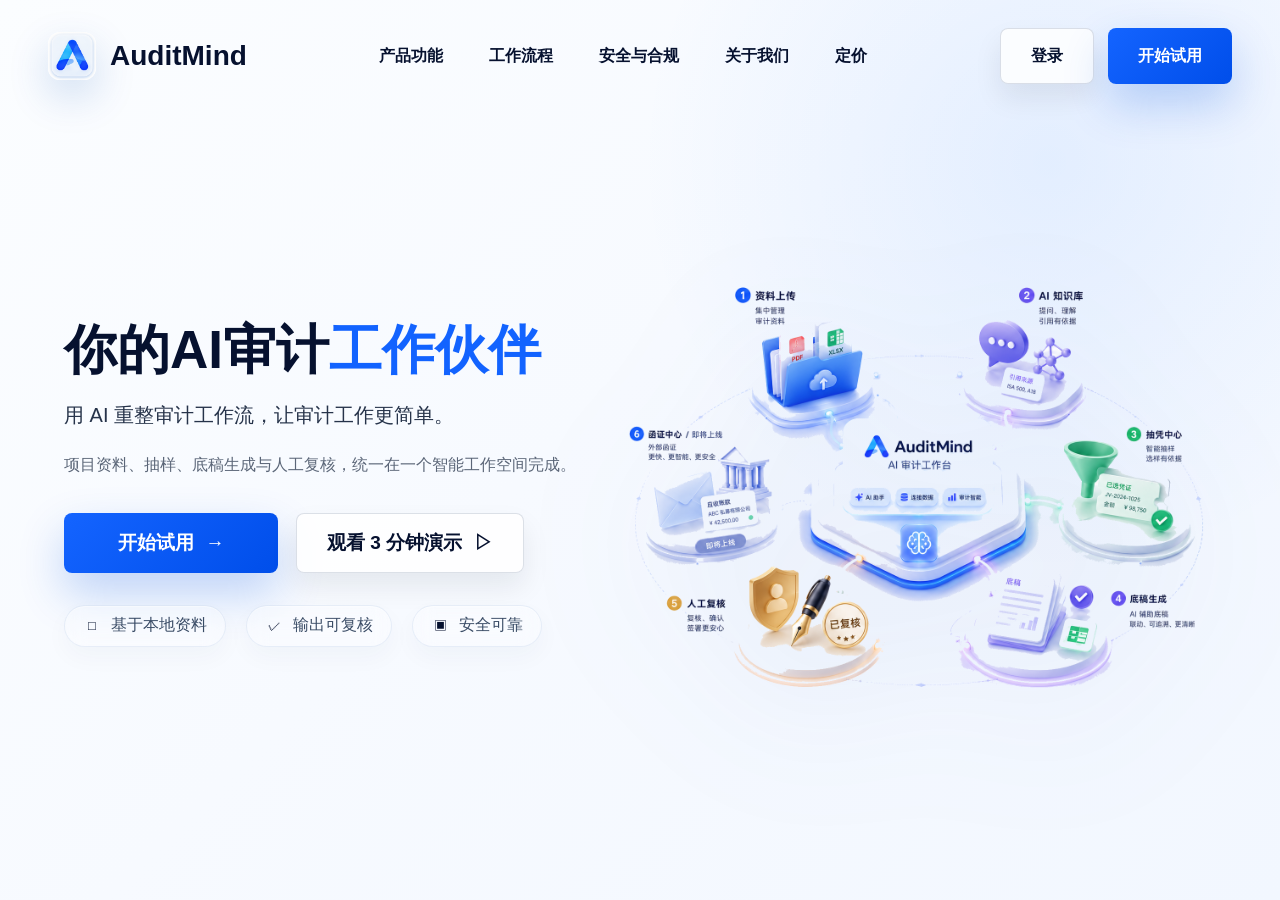
<file: index.html>
<!doctype html>
<html lang="zh-CN">
  <head>
    <meta charset="UTF-8" />
    <meta name="viewport" content="width=device-width, initial-scale=1.0" />
    <title>AuditMind - AI 审计工作流助手</title>
    <link rel="stylesheet" href="styles.css?v=rag-showcase-1" />
  </head>
  <body data-view="landing" data-current-page="overview">
    <section class="landing-page" id="landing-page" aria-label="AuditMind 产品介绍">
      <nav class="landing-nav">
        <div class="landing-brand">
          <img src="assets/brand/icon2.png" alt="" />
          <span>AuditMind</span>
        </div>
        <div class="landing-links" aria-label="产品导航">
          <a href="#landing-features">产品功能</a>
          <a href="#landing-assurance">工作流程</a>
          <a href="#landing-security">安全与合规</a>
          <a href="#landing-assurance">关于我们</a>
          <a href="#landing-assurance">定价</a>
        </div>
        <div class="landing-nav-actions">
          <button class="landing-button secondary landing-login" type="button">登录</button>
          <button class="landing-button landing-start" type="button">开始试用</button>
        </div>
      </nav>

      <main class="landing-scroll">
        <section class="landing-section landing-hero reveal-section" id="landing-hero">
          <div class="landing-copy">
            <h1>你的AI审计<span>工作伙伴</span></h1>
            <p>用 AI 重整审计工作流，让审计工作更简单。</p>
            <p class="landing-subcopy">项目资料、抽样、底稿生成与人工复核，统一在一个智能工作空间完成。</p>
            <div class="landing-actions">
              <button class="landing-button landing-start" type="button">开始试用 <span aria-hidden="true">→</span></button>
              <button class="landing-button secondary landing-demo-jump" type="button">观看 3 分钟演示 <span aria-hidden="true">▷</span></button>
            </div>
            <div class="landing-trust">
              <span><i aria-hidden="true">□</i>基于本地资料</span>
              <span><i aria-hidden="true">✓</i>输出可复核</span>
              <span><i aria-hidden="true">▣</i>安全可靠</span>
            </div>
          </div>
          <div class="landing-visual">
            <img src="assets/landing/landing page1 -中文版图片素材-透明.png" alt="AuditMind 审计工作流示意图" />
          </div>
        </section>

        <section class="landing-section landing-features reveal-section" id="landing-features">
          <div class="landing-section-heading">
            <h2>覆盖审计全流程的核心能力</h2>
            <p>从项目资料归集到抽样、底稿生成与复核，AuditMind 为审计工作提供完整闭环支持。</p>
          </div>
          <div class="landing-feature-grid">
            <article>
              <img src="assets/landing/landing page 2-项目管理_透明素材.png" alt="" />
              <div>
                <h3>项目管理</h3>
                <p>集中管理审计项目与资料，清晰掌握进度与状态。</p>
              </div>
            </article>
            <article>
              <img src="assets/landing/landing page 2-AI知识库_透明素材.png" alt="" />
              <div>
                <h3>AI 知识库</h3>
                <p>基于本地资料的 RAG 问答，提供带引用的审计知识支持。</p>
              </div>
            </article>
            <article>
              <img src="assets/landing/landing page 2-审计工作台_透明素材.png" alt="" />
              <div>
                <h3>审计工作台</h3>
                <p>自动生成底稿草稿，支持人工补充与复核。</p>
              </div>
            </article>
            <article>
              <img src="assets/landing/landing page 2-抽凭中心_透明素材.png" alt="" />
              <div>
                <h3>抽凭中心</h3>
                <p>按规则自动抽样，人工灵活勾选，样本自动回填底稿。</p>
              </div>
            </article>
            <article>
              <img src="assets/landing/landing page 2-模板管理_透明素材.png" alt="" />
              <div>
                <h3>模板管理</h3>
                <p>统一管理底稿与询证函模板，一键生成标准化工作底稿。</p>
              </div>
            </article>
            <article>
              <img src="assets/landing/landing page 2-函证中心_透明素材.png" alt="" />
              <div>
                <h3>函证中心</h3>
                <p>根据底稿识别账户与往来科目，自动生成询证函。</p>
              </div>
            </article>
          </div>
          <div class="landing-feature-preview">
            <section class="landing-preview-card">
              <div class="landing-preview-title">
                <span>1</span>
                <h3>资料上传与缺口识别</h3>
              </div>
              <div class="landing-upload-preview" aria-hidden="true">
                <div class="upload-drop-demo">
                  <strong>拖拽或点击上传</strong>
                  <small>PDF / XLSX / DOC</small>
                </div>
                <div class="upload-file-list">
                  <div><b>资产负债表_2024.xlsx</b><em>已识别</em></div>
                  <div><b>银行对账单_2024.pdf</b><em>已识别</em></div>
                  <div><b>固定资产明细表.xlsx</b><em>待复核</em></div>
                </div>
              </div>
            </section>
            <section class="landing-preview-card">
              <div class="landing-preview-title">
                <span>2</span>
                <h3>抽样结果联动底稿</h3>
              </div>
              <div class="landing-sampling-preview" aria-hidden="true">
                <div class="sample-chart-demo">
                  <strong>120</strong>
                  <small>总样本数</small>
                </div>
                <div class="workpaper-demo">
                  <div><strong>应收账款函证底稿</strong><em>已联动更新</em></div>
                  <p></p>
                  <p></p>
                  <p></p>
                  <footer><span>合计</span><b>3,048,470.00</b></footer>
                </div>
              </div>
            </section>
          </div>
        </section>

        <section class="landing-section landing-assurance reveal-section" id="landing-assurance">
          <div class="landing-final-copy">
            <h2><span class="title-line">让 AI 处理重复工作，</span><span class="title-line">让审计保持<span>专业判断。</span></span></h2>
            <p>所有输出基于已上传资料，不编造审计结论；保留引用依据，支持人工复核后导出。</p>
            <ul>
              <li><span>✓</span>输出基于本地资料</li>
              <li><span>✓</span>保留引用依据，可人工复核</li>
              <li><span>✓</span>支持 Excel 导出，符合底稿交付要求</li>
              <li><span>✓</span>适用于货币资金、截止测试、大额收支检查等场景</li>
            </ul>
          </div>
          <section class="landing-workbench-preview" id="landing-security" aria-label="审计工作台预览">
            <div class="workbench-head">
              <h3>审计工作台</h3>
              <span>本地资料已连接 ✓</span>
            </div>
            <div class="workbench-metrics">
              <div>
                <small>底稿生成进度</small>
                <strong>75%</strong>
                <i></i>
              </div>
              <div>
                <small>抽样完成</small>
                <strong>128 条</strong>
              </div>
              <div>
                <small>待复核</small>
                <strong>8 项</strong>
              </div>
            </div>
            <div class="workbench-table">
              <div class="workbench-table-title">
                <strong>银行大额收支检查表</strong>
                <span>导出 Excel</span>
              </div>
              <table>
                <thead>
                  <tr>
                    <th>序号</th>
                    <th>交易日期</th>
                    <th>摘要</th>
                    <th>金额（元）</th>
                    <th>抽样结果</th>
                    <th>状态</th>
                  </tr>
                </thead>
                <tbody>
                  <tr>
                    <td>1</td>
                    <td>2026-10-25</td>
                    <td>客户回款</td>
                    <td>98,750.00</td>
                    <td>入选样本</td>
                    <td><span>已选择样本</span></td>
                  </tr>
                  <tr>
                    <td>2</td>
                    <td>2026-10-27</td>
                    <td>贷款支付</td>
                    <td>125,600.00</td>
                    <td>入选样本</td>
                    <td><span>已选择样本</span></td>
                  </tr>
                  <tr>
                    <td>3</td>
                    <td>2026-10-30</td>
                    <td>往来款项</td>
                    <td>76,300.00</td>
                    <td>入选样本</td>
                    <td><span>已选择样本</span></td>
                  </tr>
                </tbody>
              </table>
            </div>
            <p>基本本地资料生成 · 保留引用依据 · 支持人工复核</p>
          </section>
          <aside class="landing-final-cta">
            <img src="assets/brand/icon2-transparent.png" alt="" />
            <h3>准备好体验<br /><span>更智能</span>的审计工作方式了吗？</h3>
            <button class="landing-button landing-start" type="button">开始免费试用 <span aria-hidden="true">→</span></button>
            <button class="landing-button secondary" type="button">预约产品演示 <span aria-hidden="true">▣</span></button>
            <p>安全可靠 · 合规可审 · 值得信赖</p>
          </aside>
          <div class="landing-final-bar">
            <div class="final-bar-brand">
              <img src="assets/brand/icon2.png" alt="" />
              <strong>AuditMind</strong>
            </div>
            <p>AuditMind 已就绪，开启更高效、更智能的审计体验。</p>
            <div><span>✓</span><strong>数据安全</strong><small>本地处理，不上传</small></div>
            <div><span>▣</span><strong>合规可审</strong><small>留痕可追溯</small></div>
            <div><span>★</span><strong>专业可靠</strong><small>助力审计更专业</small></div>
          </div>
        </section>
      </main>
    </section>

    <div class="app-shell" id="app-shell">
      <aside class="sidebar" aria-label="主菜单">
        <button class="brand brand-home" id="brand-home" type="button" aria-label="返回 AuditMind 产品介绍页">
          <img class="brand-logo" src="assets/brand/icon2.png" alt="" />
          <div>
            <p class="brand-name">AuditMind</p>
            <p class="brand-subtitle">你的 AI 审计工作台</p>
          </div>
        </button>

        <nav class="nav-list">
          <button class="nav-item active" data-page="overview" type="button">
            <span class="nav-icon">01</span>
            工作台总览
          </button>
          <button class="nav-item" data-page="projects" type="button">
            <span class="nav-icon">02</span>
            项目管理
          </button>
          <button class="nav-item" data-page="knowledge" type="button">
            <span class="nav-icon">03</span>
            知识库
          </button>
          <button class="nav-item" data-page="workspace" type="button">
            <span class="nav-icon">04</span>
            审计工作台
          </button>
          <button class="nav-item" data-page="sampling-center" type="button">
            <span class="nav-icon">05</span>
            抽凭中心
          </button>
          <button class="nav-item" data-page="templates" type="button">
            <span class="nav-icon">06</span>
            模板管理
          </button>
          <button class="nav-item" data-page="confirmation-center" type="button">
            <span class="nav-icon">07</span>
            函证中心
          </button>
          <button class="nav-item" data-page="settings" type="button">
            <span class="nav-icon">08</span>
            合规与本地配置
          </button>
        </nav>

      </aside>

      <main class="main-content">
        <header class="topbar">
          <div>
            <p class="eyebrow">MVP Preview</p>
            <h1 id="page-title">AuditMind，你的 AI 审计工作伙伴</h1>
          </div>
          <button class="primary-action" id="new-project-shortcut" type="button">＋ 新建审计项目</button>
        </header>

        <section class="page-grid">
          <article class="page-section active" id="overview">
            <section class="overview-hero">
              <div class="overview-hero-copy">
                <h2>你的AI审计工作伙伴</h2>
                <p>用 AI 重整审计工作流，让审计工作更简单</p>
              </div>
              <div class="overview-hero-visual">
                <img src="assets/homepage/工作台总览图片素材-透明.png" alt="AuditMind 工作台总览插画" />
              </div>
            </section>

            <section class="overview-project-card" aria-label="当前项目">
              <div class="overview-project-main">
                <p class="section-kicker">CURRENT PROJECT</p>
                <h2 id="overview-project-name">尚未选择项目</h2>
                <p id="overview-project-status">点击右上角新建审计项目，开始组织底稿、抽凭、知识库和模板。</p>
                <div class="overview-progress">
                  <span><i id="overview-progress-bar"></i></span>
                  <strong id="overview-progress-text">0%</strong>
                </div>
              </div>
              <div class="overview-project-stats">
                <div class="overview-status-item">
                  <span>资料状态</span>
                  <strong id="overview-uploaded-count">0</strong>
                  <small id="overview-material-note">尚未登记资料</small>
                </div>
                <div class="overview-status-item">
                  <span>复核提醒</span>
                  <strong id="overview-review-count">0</strong>
                  <small id="overview-review-note">暂无确认样本</small>
                </div>
                <div class="overview-status-item">
                  <span>当前阶段</span>
                  <strong id="overview-stage">准备中</strong>
                  <small id="overview-next-step">先建立项目主档</small>
                </div>
              </div>
            </section>
          </article>

          <article class="content-panel page-section" id="projects">
            <div class="project-management">
              <section class="project-form-panel" aria-labelledby="project-form-title">
                <div class="panel-heading-row">
                  <div>
                    <p class="section-kicker">Project File</p>
                    <h3 id="project-form-title">项目主档</h3>
                  </div>
                  <div class="project-form-state">
                    <span class="project-mode-pill" id="project-form-mode">新建项目</span>
                    <span class="project-save-status" id="project-save-status">未保存</span>
                  </div>
                </div>

                <form class="project-form" id="project-form">
                  <input id="project-id" type="hidden" />

                  <div class="project-form-section">
                    <h4>基本信息</h4>
                    <div class="project-field-grid">
                      <label class="inline-field">
                        <span>项目名称</span>
                        <input id="project-name" type="text" placeholder="例如：A 公司 2026 年度审计" required />
                      </label>
                      <label class="inline-field">
                        <span>被审计单位名称</span>
                        <input id="project-client-name" type="text" placeholder="例如：A 有限公司" required />
                      </label>
                      <label class="inline-field">
                        <span>审计年度</span>
                        <input id="project-audit-year" type="number" min="2000" max="2100" placeholder="2026" required />
                      </label>
                      <label class="inline-field">
                        <span>财务报表截止日</span>
                        <input id="project-cutoff-date" type="date" required />
                      </label>
                      <label class="inline-field">
                        <span>所属行业</span>
                        <input id="project-industry" type="text" placeholder="例如：制造业 / 互联网 / 零售" />
                      </label>
                      <label class="inline-field">
                        <span>审计业务类型</span>
                        <select id="project-audit-type">
                          <option value="年报审计">年报审计</option>
                          <option value="专项审计">专项审计</option>
                          <option value="其他鉴证业务">其他鉴证业务</option>
                          <option value="其他">其他</option>
                        </select>
                      </label>
                      <label class="inline-field">
                        <span>业务承接类型</span>
                        <select id="project-engagement-type">
                          <option value="连续审计业务">连续审计业务</option>
                          <option value="首次承接审计业务">首次承接审计业务</option>
                        </select>
                      </label>
                      <label class="inline-field">
                        <span>项目状态</span>
                        <select id="project-status">
                          <option value="准备中">准备中</option>
                          <option value="资料收集中">资料收集中</option>
                          <option value="底稿编制中">底稿编制中</option>
                          <option value="复核中">复核中</option>
                          <option value="已完成">已完成</option>
                        </select>
                      </label>
                    </div>
                  </div>

                  <div class="project-form-section">
                    <h4>重要性参数</h4>
                    <div class="project-field-grid">
                      <label class="inline-field">
                        <span>财务报表整体重要性</span>
                        <input id="project-overall-materiality" type="number" min="0" step="0.01" placeholder="金额" />
                      </label>
                      <label class="inline-field">
                        <span>实际执行的重要性</span>
                        <input id="project-performance-materiality" type="number" min="0" step="0.01" placeholder="金额" />
                      </label>
                      <label class="inline-field">
                        <span>可容忍错报</span>
                        <input id="project-tolerable-misstatement" type="number" min="0" step="0.01" placeholder="金额" />
                      </label>
                      <label class="inline-field">
                        <span>明显微小错报临界值</span>
                        <input id="project-clearly-trivial-threshold" type="number" min="0" step="0.01" placeholder="金额" />
                      </label>
                      <label class="inline-field project-wide-field">
                        <span>重要性确定依据</span>
                        <input id="project-materiality-basis" type="text" placeholder="例如：以营业收入、资产总额或利润总额为基准" />
                      </label>
                      <label class="inline-field project-wide-field">
                        <span>备注</span>
                        <textarea id="project-notes" rows="3" placeholder="记录需人工复核的判断、特殊事项或项目背景"></textarea>
                      </label>
                    </div>
                    <p class="helper-text">重要性参数用于提示抽样关注方向，不自动替代审计人员选择样本或形成审计结论。</p>
                  </div>

                  <div class="project-form-actions">
                    <button class="primary-action" type="submit">保存修改</button>
                    <button class="secondary-action" id="reset-project-form" type="button">新建空白项目</button>
                  </div>
                </form>
              </section>

              <section class="project-list-panel" aria-labelledby="project-list-title">
                <div class="panel-heading-row">
                  <div>
                    <p class="section-kicker">Local Projects</p>
                    <h3 id="project-list-title">项目列表</h3>
                  </div>
                  <span id="project-count">0 个项目</span>
                </div>
                <div class="project-list" id="project-list">
                  <div class="empty-gap">还没有项目。请先填写左侧项目主档并保存。</div>
                </div>
                <div class="project-pagination" id="project-pagination" hidden>
                  <button class="secondary-action" id="project-prev-page" type="button">上一页</button>
                  <span id="project-page-info">第 1 / 1 页</span>
                  <button class="secondary-action" id="project-next-page" type="button">下一页</button>
                </div>
                <p class="helper-text">列表只展示摘要。点击“编辑”可在左侧查看或修改完整项目主档。</p>
              </section>
            </div>
          </article>

          <article class="content-panel page-section" id="knowledge">
            <section id="knowledge-mini-mvp" hidden aria-label="新版知识库"></section>
            <div id="knowledge-legacy">
            <div class="knowledge-workbench">
              <section class="knowledge-qa-panel" aria-labelledby="knowledge-qa-title">
                <p class="section-kicker">Citation Q&A</p>
                <h3 id="knowledge-qa-title">带引用问答</h3>
                <div class="knowledge-suggestions" aria-label="推荐问题">
                  <p>不知道从哪里开始？试试这些已覆盖的知识主题：</p>
                  <div class="knowledge-suggestion-list">
                    <button type="button" class="knowledge-suggestion" data-question="货币资金底稿应该怎么做？">货币资金底稿应该怎么做？</button>
                    <button type="button" class="knowledge-suggestion" data-question="银行存款余额调节表需要检查什么？">银行存款余额调节表需要检查什么？</button>
                    <button type="button" class="knowledge-suggestion" data-question="银行函证有哪些关键控制要求？">银行函证有哪些关键控制要求？</button>
                    <button type="button" class="knowledge-suggestion" data-question="库存现金监盘需要记录哪些内容？">库存现金监盘需要记录哪些内容？</button>
                    <button type="button" class="knowledge-suggestion" data-question="银行存款截止测试需要执行哪些程序？">银行存款截止测试需要执行哪些程序？</button>
                  </div>
                </div>
                <div class="knowledge-demo-notice" id="knowledge-demo-notice" hidden>
                  <strong>公开演示说明</strong>
                  <p>
                    为保护审计资料与 API 密钥安全，在线版暂不开放自由提问，仅展示经过来源核对的示例问答。完整本地版支持知识库检索与 AI 整理。
                  </p>
                </div>
                <textarea
                  id="knowledge-question"
                  rows="4"
                  placeholder="例如：银行存款测试表需要哪些资料？哪些事项不能自动判断？"
                ></textarea>
                <div class="knowledge-actions">
                  <div class="knowledge-button-group">
                    <button class="primary-action" id="ask-knowledge" type="button">检索并回答</button>
                    <button class="secondary-action" id="ask-knowledge-ai" type="button">AI 整理回答</button>
                  </div>
                  <span id="knowledge-status">请先输入一个审计问题。</span>
                </div>
                <div class="knowledge-answer" id="knowledge-answer">
                  <p class="note-title">回答区</p>
                  <p>系统会先检索本地知识库，再基于命中文档给出回答。资料不足时会明确提示缺口。</p>
                </div>
              </section>
            </div>
            </div>
          </article>

          <article class="content-panel page-section" id="workspace">
            <div class="workspace-layout">
              <div class="workspace-main">
                <label class="subject-field" for="subject-select">
                  <span>审计科目</span>
                  <select id="subject-select">
                    <option selected>货币资金</option>
                    <option>应收账款</option>
                    <option>预收账款</option>
                    <option>固定资产</option>
                    <option>存货</option>
                    <option>收入成本</option>
                  </select>
                </label>

                <section class="subject-overview">
                  <div>
                    <p class="section-kicker">Current Subject</p>
                    <h2 id="subject-title">货币资金审计概览</h2>
                    <p>
                      <span id="subject-description">当前科目先以货币资金为试点，覆盖库存现金、银行存款、其他货币资金、函证、余额调节表和截止测试。</span>
                    </p>
                  </div>
                  <div class="template-tag" id="subject-template">默认模板：公司财审空白底稿</div>
                </section>

                <div class="audit-summary-grid">
                  <section class="summary-card">
                    <p class="section-kicker">Audit Flow</p>
                    <h3>审计流程</h3>
                    <ol id="audit-flow-list">
                      <li>获取科目余额表、明细账、日记账和银行资料。</li>
                      <li>核对账表、银行对账单和余额调节表。</li>
                      <li>执行函证、抽凭、截止测试和异常事项跟进。</li>
                      <li>汇总检查异常，形成补充资料清单和复核建议。</li>
                    </ol>
                  </section>
                  <section class="summary-card">
                    <p class="section-kicker">Before Audit</p>
                    <h3>审前关注点</h3>
                    <ul id="pre-risk-list">
                      <li>银行账户是否完整，是否存在账外账户。</li>
                      <li>是否存在受限资金、保证金或资金池业务。</li>
                      <li>未达账项是否长期未清，函证是否能覆盖主要账户。</li>
                    </ul>
                  </section>
                  <section class="summary-card wide-card">
                    <p class="section-kicker">Request List</p>
                    <h3>需要会计提供的资料清单</h3>
                    <ul class="material-list" id="material-list">
                      <li>科目余额表</li>
                      <li>总账 / 明细账 / 日记账</li>
                      <li>银行对账单</li>
                      <li>余额调节表</li>
                      <li>开户清单</li>
                      <li>银行询证函及回函</li>
                      <li>现金盘点表</li>
                      <li>大额收支凭证</li>
                    </ul>
                  </section>
                </div>

                <div class="workspace-actions">
                  <button class="primary-action" id="generate-workpaper" type="button">生成底稿</button>
                  <button class="secondary-action disabled-action" type="button" disabled>
                    生成报告
                    <span>暂未开放</span>
                  </button>
                </div>
              </div>
            </div>
          </article>

          <article class="content-panel page-section" id="sampling-center">
            <div class="sampling-layout">
              <section class="builder-card sampling-task-card">
                <p class="section-kicker">Tasks</p>
                <h3>抽凭任务</h3>
                <p class="helper-text" id="sampling-source-status">读取底稿生成页已上传的序时账 / 现金日记账</p>
                <div class="sampling-task-list" id="sampling-task-list"></div>
              </section>

              <section class="builder-card sampling-workbench">
                <div class="gap-heading">
                  <div>
                    <p class="section-kicker">Rules</p>
                    <h3 id="sampling-task-title">选择抽凭任务</h3>
                  </div>
                  <span id="sampling-task-status">未生成</span>
                </div>

                <p class="helper-text" id="sampling-task-description">
                  请选择左侧任务，再设置金额阈值、截止日前后天数和摘要关键词。
                </p>

                <div class="sampling-review-card" id="sampling-review-card">
                  <div>
                    <p class="note-title">人工复核提示</p>
                    <ul id="sampling-review-points"></ul>
                  </div>
                  <p id="sampling-next-action"></p>
                </div>

                <div class="sampling-rule-grid">
                  <label class="inline-field">
                    金额阈值
                    <input id="sampling-amount-threshold" type="number" min="0" step="1000" />
                  </label>
                  <label class="inline-field">
                    截止日
                    <input id="sampling-cutoff-date" type="date" />
                  </label>
                  <label class="inline-field">
                    前后天数
                    <input id="sampling-cutoff-days" type="number" min="0" step="1" />
                  </label>
                  <label class="inline-field sampling-keywords-field">
                    摘要关键词
                    <input id="sampling-keywords" type="text" placeholder="借款、还款、保证金，用顿号或逗号分隔" />
                  </label>
                </div>

                <div class="editor-actions">
                  <button class="secondary-action" id="generate-sampling-candidates" type="button">生成抽样备选池</button>
                  <button class="primary-action" id="confirm-sampling-samples" type="button">确认选中样本</button>
                  <button class="secondary-action" id="return-sampling-to-workpaper" type="button">返回对应底稿</button>
                </div>
                <p class="upload-hint" id="sampling-status-message">
                  当前先支持从已上传的序时账、现金日记账生成备选池。
                </p>

                <div class="sampling-summary-grid">
                  <div>
                    <p class="note-title">抽样备选池</p>
                    <div class="sampling-table" id="sampling-candidate-list"></div>
                  </div>
                  <div>
                    <p class="note-title">已确认样本</p>
                    <div class="sampling-table" id="sampling-confirmed-list"></div>
                  </div>
                </div>
              </section>
            </div>
          </article>

          <article class="content-panel page-section" id="workpaper">
            <div class="builder-action-row">
              <button class="secondary-action" id="back-workspace" type="button">返回审计工作台</button>
            </div>

            <section class="builder-card audit-period-card">
              <div>
                <p class="section-kicker">Audit Period</p>
                <h3>项目期间</h3>
                <p class="helper-text" id="audit-period-hint">
                  可先由序时账、现金日记账等资料自动识别；如识别不准，可手动修改。
                </p>
              </div>
              <div class="audit-period-fields">
                <label class="inline-field" for="audit-year-input">
                  <span>审计年度</span>
                  <input id="audit-year-input" type="text" inputmode="numeric" maxlength="4" placeholder="如 2025" />
                </label>
                <label class="inline-field" for="audit-cutoff-date-input">
                  <span>截止日</span>
                  <input id="audit-cutoff-date-input" type="date" />
                </label>
              </div>
            </section>

            <div class="workpaper-builder">
              <section class="builder-card template-strip">
                <p class="section-kicker">Template</p>
                <div class="template-strip-body">
                  <div>
                    <h3>选择底稿模板</h3>
                    <p class="template-summary" id="template-summary"></p>
                  </div>
                  <div>
                    <div class="template-options" id="template-options"></div>
                    <div class="export-actions">
                      <button class="primary-action" id="export-workpaper-copy" type="button">生成底稿副本</button>
                      <span id="export-status">副本将输出到 exports/，不会覆盖原模板。</span>
                    </div>
                  </div>
                </div>
              </section>

              <section class="builder-card workpaper-list-card">
                <div class="list-heading">
                  <div>
                    <p class="section-kicker">Workpapers</p>
                    <h3>货币资金底稿清单</h3>
                  </div>
                  <span id="workpaper-page-info">1 / 1</span>
                </div>
                <div class="workpaper-list" id="workpaper-list"></div>
                <div class="pager-actions">
                  <button class="secondary-action" id="prev-workpaper-page" type="button">上一页</button>
                  <button class="secondary-action" id="next-workpaper-page" type="button">下一页</button>
                </div>
              </section>

              <section class="builder-card workpaper-detail-card">
                <p class="section-kicker">Filling Guide</p>
                <h3 id="selected-workpaper-title">底稿填制要求</h3>
                <p id="selected-workpaper-objective"></p>
                <div>
                  <p class="note-title">需要资料</p>
                  <ul id="selected-workpaper-materials"></ul>
                </div>
                <div>
                  <p class="note-title">可自动填字段</p>
                  <ul id="selected-workpaper-auto-fields"></ul>
                </div>
                <div>
                  <p class="note-title">必须人工复核</p>
                  <ul id="selected-workpaper-manual"></ul>
                </div>
                <div>
                  <p class="note-title">执行中异常提示</p>
                  <ul id="selected-workpaper-alerts"></ul>
                </div>
              </section>

              <section class="builder-card evidence-card">
                <div class="evidence-upload">
                  <div class="upload-dropzone">
                    <label class="file-picker" for="audit-file-input">
                      <strong>选择本地资料文件</strong>
                      <span id="selected-file-name">尚未选择文件</span>
                    </label>
                    <input id="audit-file-input" type="file" />
                    <div class="upload-form">
                      <label for="material-type-select">资料类型</label>
                      <select id="material-type-select"></select>
                      <button class="primary-action" id="confirm-material-upload" type="button">确认资料类型</button>
                    </div>
                    <p class="upload-hint" id="upload-hint">选择文件并确认资料类型后，会自动勾选“已取得资料”。</p>
                  </div>
                </div>

                <div class="uploaded-files-card">
                  <div class="gap-heading">
                    <div>
                      <p class="section-kicker">Uploaded</p>
                      <h3>已上传资料</h3>
                    </div>
                    <span id="uploaded-count">0 个</span>
                  </div>
                  <div class="uploaded-file-list" id="uploaded-file-list"></div>
                </div>

                <div class="materials-gap-grid">
                  <div>
                    <p class="section-kicker">Provided</p>
                    <h3>已取得资料</h3>
                    <div class="material-checklist" id="provided-material-list"></div>
                  </div>

                  <div>
                    <div class="gap-heading">
                      <div>
                        <p class="section-kicker">Missing</p>
                        <h3>缺失资料</h3>
                      </div>
                      <span id="gap-count">0 项</span>
                    </div>
                    <div class="gap-list" id="missing-material-list"></div>
                  </div>
                </div>

                <div class="fillable-status-card">
                  <div class="gap-heading">
                    <div>
                      <p class="section-kicker">Start Filling</p>
                      <h3>选择底稿开始填制</h3>
                    </div>
                    <span id="fillable-count">0 张底稿</span>
                  </div>
                  <div class="fillable-list" id="fillable-workpaper-list"></div>
                </div>

                <p class="review-reminder">人工复核提醒：这里是执行中异常提示，不是最终审计结论。补齐资料后仍需审计人员判断证据是否充分、适当。</p>
              </section>
            </div>
          </article>

          <article class="content-panel page-section" id="workpaper-editor">
            <div class="panel-heading">
              <div>
                <p class="section-kicker">Workpaper Editor</p>
                <h2 id="editor-workpaper-title">底稿填制</h2>
              </div>
              <button class="secondary-action" id="back-workpaper-builder" type="button">返回底稿生成页</button>
            </div>

            <p class="builder-intro" id="editor-workpaper-objective">
              选择底稿后，这里会展示该底稿的填制说明、资料缺口和可填写区域。
            </p>

            <div class="editor-layout">
              <section class="builder-card editor-guide-card">
                <p class="section-kicker">Guide</p>
                <h3>填制依据与资料状态</h3>

                <div>
                  <p class="note-title">需要资料</p>
                  <ul id="editor-materials"></ul>
                </div>

                <div>
                  <p class="note-title">当前缺失</p>
                  <ul id="editor-missing-materials"></ul>
                </div>

                <div>
                  <p class="note-title">可自动填字段</p>
                  <ul id="editor-auto-fields"></ul>
                </div>

                <div>
                  <p class="note-title">必须人工复核</p>
                  <ul id="editor-manual-review"></ul>
                </div>
              </section>

              <section class="builder-card editor-work-area">
                <div class="gap-heading">
                  <div>
                    <p class="section-kicker">Draft</p>
                    <h3 id="editor-work-area-title">填制区</h3>
                  </div>
                  <span id="editor-status">人工复核后再导出</span>
                </div>

                <div class="bank-deposit-editor" id="cash-count-editor" hidden>
                  <p class="helper-text">
                    现金监盘记录及追溯表用于记录盘点过程、盘点日实存现金，并在盘点日不是资产负债表日时倒推或顺推至截止日。当前先保留人工复核，后续再补充结构化填制。
                  </p>
                  <p class="upload-hint">
                    现金大额收支抽查和现金收支截止性测试是现金监盘后的延伸检查，建议从这里继续进入相关底稿。
                  </p>
                  <div class="bank-local-upload">
                    <div>
                      <p class="note-title">本表资料上传</p>
                      <p class="helper-text">现金主入口负责收集本科目资料；大额收支和截止测试底稿页只使用这里已上传的资料，不重复上传。</p>
                    </div>
                    <div class="bank-local-upload-actions">
                      <label class="secondary-action file-label">
                        <span>上传库存现金盘点表</span>
                        <input class="cash-support-input" data-cash-support-type="库存现金盘点表" type="file" accept=".xlsx,.xls,.csv,.pdf,.png,.jpg,.jpeg" multiple />
                      </label>
                      <label class="secondary-action file-label">
                        <span>上传大额收支检查表</span>
                        <input class="cash-large-source-input cash-support-input" data-cash-support-type="大额收支检查表" data-cash-source-type="大额收支检查表" type="file" accept=".xlsx,.xls,.csv,.pdf" multiple />
                      </label>
                      <label class="secondary-action file-label">
                        <span>上传截止测试资料</span>
                        <input class="cash-cutoff-source-input cash-support-input" data-cash-support-type="截止测试资料" data-cash-source-type="截止测试资料" type="file" accept=".xlsx,.xls,.csv,.pdf" multiple />
                      </label>
                      <label class="secondary-action file-label">
                        <span>上传其他资料</span>
                        <input class="cash-support-input" data-cash-support-type="其他资料" type="file" multiple />
                      </label>
                    </div>
                    <div class="other-support-file-list" id="cash-support-list"></div>
                  <p class="upload-hint" id="cash-count-upload-status">
                      已上传的大额收支检查表和截止测试资料，会在对应底稿页用于生成填制记录。
                    </p>
                  </div>
                  <section class="cash-count-manual-card">
                    <div class="gap-heading">
                      <div>
                        <p class="section-kicker">Manual Fill</p>
                        <h4>手动录入盘点数据</h4>
                      </div>
                      <button class="primary-action" id="save-cash-count-workpaper" type="button">导出货币资金底稿</button>
                    </div>
                    <p class="helper-text">
                      适合现场数完现金后直接录入。系统按公式计算盘点差异和报表日追溯金额，盘点过程、签字和差异原因仍需人工复核。
                    </p>
                    <div class="cash-count-manual-grid">
                      <div class="cash-count-input-panel">
                        <label>
                          <span>盘点日期</span>
                          <input data-cash-count-field="countDate" type="text" inputmode="numeric" placeholder="如 2025/12/18" />
                        </label>
                        <label>
                          <span>上一日账面库存余额</span>
                          <input data-cash-count-field="previousBookBalance" type="text" inputmode="decimal" placeholder="0.00" />
                        </label>
                        <label>
                          <span>盘点日未记账传票收入金额</span>
                          <input data-cash-count-field="unrecordedIncome" type="text" inputmode="decimal" placeholder="0.00" />
                        </label>
                        <label>
                          <span>盘点日未记账传票付出金额</span>
                          <input data-cash-count-field="unrecordedPayment" type="text" inputmode="decimal" placeholder="0.00" />
                        </label>
                        <label>
                          <span>报表日至查账日现金付出总额（+）</span>
                          <input data-cash-count-field="reportToCountPayment" type="text" inputmode="decimal" placeholder="0.00" />
                        </label>
                        <label>
                          <span>报表日至查账日现金收入总额（-）</span>
                          <input data-cash-count-field="reportToCountIncome" type="text" inputmode="decimal" placeholder="0.00" />
                        </label>
                        <label>
                          <span>白条抵库张数</span>
                          <input data-cash-count-field="whiteNoteCount" type="text" inputmode="numeric" placeholder="0" />
                        </label>
                        <label>
                          <span>白条抵库金额</span>
                          <input data-cash-count-field="whiteNoteAmount" type="text" inputmode="decimal" placeholder="0.00" />
                        </label>
                      </div>
                      <div>
                        <div class="cash-denomination-table" id="cash-denomination-table"></div>
                        <label class="cash-count-note">
                          <span>差异原因说明</span>
                          <textarea data-cash-count-field="differenceReason" placeholder="如存在长短款或白条抵库，请简要说明。"></textarea>
                        </label>
                      </div>
                    </div>
                    <div class="cash-count-summary-grid" id="cash-count-summary"></div>
                  </section>
                  <div class="related-workpaper-links">
                    <p class="note-title">相关底稿</p>
                    <button class="secondary-action related-workpaper-link" id="open-cash-large-transactions-workpaper" type="button">
                      查看/填制现金大额收支抽查表
                    </button>
                    <button class="secondary-action related-workpaper-link" id="open-cash-cutoff-workpaper" type="button">
                      查看/填制现金收支截止性测试
                    </button>
                  </div>
                </div>

                <div class="large-transactions-editor" id="cash-large-transactions-editor" hidden>
                  <p class="helper-text">
                    本表可从抽凭中心选择样本，或从“现金监盘记录及追溯表”页面已上传的大额收支检查表生成；审查结果 1-6 保留人工核对。
                  </p>
                  <div class="editor-actions">
                    <button class="secondary-action" id="select-cash-large-from-sampling" type="button">从抽凭中心选择样本</button>
                    <button class="secondary-action" id="parse-cash-large-transactions" type="button">从已上传大额收支检查表生成</button>
                    <button class="primary-action" id="save-cash-large-transactions-workpaper" type="button">导出货币资金底稿</button>
                  </div>
                  <p class="upload-hint" id="cash-large-transactions-status">
                    请先在“现金监盘记录及追溯表”上传大额收支检查表，或后续从抽凭中心选择样本。
                  </p>
                  <div class="large-transaction-header">
                    <span>月</span>
                    <span>日</span>
                    <span>凭证号</span>
                    <span>摘要</span>
                    <span>对方科目</span>
                    <span>借方金额</span>
                    <span>贷方金额</span>
                  </div>
                  <div class="large-transaction-rows" id="cash-large-transaction-rows"></div>
                  <div class="editor-actions">
                    <button class="secondary-action" id="back-cash-count-from-large-workpaper" type="button">返回现金监盘记录及追溯表</button>
                    <button class="secondary-action" id="add-cash-large-transaction-row" type="button">新增抽查行</button>
                  </div>
                </div>

                <div class="large-transactions-editor" id="cash-cutoff-editor" hidden>
                  <p class="helper-text">
                    本表可从抽凭中心选择样本，或从“现金监盘记录及追溯表”页面已上传的截止测试资料生成；归属期保留人工核对。
                  </p>
                  <div class="editor-actions">
                    <label class="inline-field">
                      截止日
                      <input id="cash-cutoff-date" type="date" />
                    </label>
                    <button class="secondary-action" id="select-cash-cutoff-from-sampling" type="button">从抽凭中心选择样本</button>
                    <button class="secondary-action" id="parse-cash-cutoff" type="button">从已上传截止测试资料生成</button>
                    <button class="primary-action" id="save-cash-cutoff-workpaper" type="button">导出货币资金底稿</button>
                  </div>
                  <p class="upload-hint" id="cash-cutoff-status">
                    请先在“现金监盘记录及追溯表”上传截止测试资料，或后续从抽凭中心选择样本。
                  </p>
                  <div class="cutoff-transaction-header">
                    <span>年</span>
                    <span>月</span>
                    <span>日</span>
                    <span>凭证号</span>
                    <span>摘要</span>
                    <span>借方金额</span>
                    <span>贷方金额</span>
                  </div>
                  <div class="large-transaction-rows" id="cash-cutoff-transaction-rows"></div>
                  <div class="editor-actions">
                    <button class="secondary-action" id="back-cash-count-from-cutoff-workpaper" type="button">返回现金监盘记录及追溯表</button>
                    <button class="secondary-action" id="add-cash-cutoff-row" type="button">新增截止测试行</button>
                  </div>
                </div>

                <div class="bank-deposit-editor" id="bank-deposit-editor">
                  <p class="helper-text">
                    第一版先把“银行存款测试表”的核心字段做成可录入草稿。后续再从科目余额表解析银行名称、银行账号和期末未审数，并写入货币资金底稿副本。
                  </p>
                  <div class="bank-local-upload">
                    <div>
                      <p class="note-title">本表资料上传</p>
                      <p class="helper-text">科目余额表可复用底稿生成页已上传资料；本表主要补充银行对账单、余额调节表和大额收付检查表，系统会按账号和金额匹配到下方账户行。</p>
                    </div>
                    <div class="bank-local-upload-actions">
                      <div class="bank-upload-control">
                        <label class="secondary-action file-label">
                          <span id="bank-statement-label">上传银行对账单</span>
                          <input id="bank-statement-input" type="file" accept=".xlsx,.png,.jpg,.jpeg" multiple />
                        </label>
                        <button class="upload-clear" data-clear-bank-file="statement" type="button" hidden>×</button>
                      </div>
                      <div class="bank-upload-control">
                        <label class="secondary-action file-label">
                          <span id="bank-reconciliation-label">上传余额调节表</span>
                          <input id="bank-reconciliation-input" type="file" accept=".xlsx" multiple />
                        </label>
                        <button class="upload-clear" data-clear-bank-file="reconciliation" type="button" hidden>×</button>
                      </div>
                      <div class="bank-upload-control">
                        <label class="secondary-action file-label">
                          <span id="bank-large-transactions-label">上传大额收付检查表</span>
                          <input id="bank-large-transactions-input" type="file" accept=".xlsx,.xls,.csv,.pdf" multiple />
                        </label>
                        <button class="upload-clear" data-clear-bank-file="largeTransactions" type="button" hidden>×</button>
                      </div>
                      <div class="bank-upload-control">
                        <label class="secondary-action file-label">
                          <span id="bank-cutoff-transactions-label">上传截止测试资料</span>
                          <input id="bank-cutoff-transactions-input" type="file" accept=".xlsx,.xls,.csv,.pdf" multiple />
                        </label>
                        <button class="upload-clear" data-clear-bank-file="cutoffTransactions" type="button" hidden>×</button>
                      </div>
                      <button class="primary-action" id="rematch-bank-support" type="button">开始匹配</button>
                    </div>
                    <p class="upload-hint" id="bank-local-upload-status">
                      如已在底稿生成页上传科目余额表，可直接补充本表资料后点击“开始匹配”。匹配成功后会更新下方账户行状态。
                    </p>
                  </div>
                  <div class="bank-entry-header">
                    <span>银行名称</span>
                    <span>银行账号</span>
                    <span>期末未审数</span>
                    <span>对账单</span>
                    <span>调节相符</span>
                    <span>函证</span>
                    <span>审计调整</span>
                  </div>
                  <div class="bank-account-rows" id="bank-account-rows"></div>
                  <div class="editor-actions">
                    <button class="secondary-action" id="add-bank-account-row" type="button">新增账户行</button>
                    <button class="primary-action" id="save-bank-workpaper" type="button">导出货币资金底稿</button>
                  </div>
                  <p class="upload-hint" id="save-workpaper-status">
                    生成时会复制原模板，并把当前货币资金底稿内容写入副本，不覆盖模板原件。
                  </p>
                  <div class="related-workpaper-links">
                    <p class="note-title">相关底稿</p>
                    <button class="secondary-action related-workpaper-link" id="open-bank-reconciliation-workpaper" type="button">
                      查看/填制存款余额调节表
                    </button>
                    <button class="secondary-action related-workpaper-link" id="open-bank-large-transactions-workpaper" type="button">
                      查看/填制银行存款大额收支抽查表
                    </button>
                    <button class="secondary-action related-workpaper-link" id="open-bank-cutoff-workpaper" type="button">
                      查看/填制银行存款收支截止性测试
                    </button>
                  </div>
                </div>

                <div class="bank-reconciliation-editor" id="bank-reconciliation-editor" hidden>
                  <p class="helper-text">
                    银行存款余额调节表按银行账户逐张填制。第一版先基于银行存款测试表已识别的账户、对账单和余额调节表，生成每个账户的填制卡片。
                  </p>
                  <div class="bank-reconciliation-accounts" id="bank-reconciliation-accounts"></div>
                  <div class="editor-actions">
                    <button class="secondary-action" id="back-bank-deposit-workpaper" type="button">返回银行存款测试表</button>
                    <button class="primary-action" id="save-bank-reconciliation-workpaper" type="button">导出货币资金底稿</button>
                  </div>
                  <p class="upload-hint" id="save-bank-reconciliation-status">
                    生成时会同时写入银行存款测试表和每个账户的存款余额调节表，形成货币资金底稿副本。
                  </p>
                </div>

                <div class="large-transactions-editor" id="bank-large-transactions-editor" hidden>
                  <p class="helper-text">
                    本表先从“银行存款测试表”页面上传的大额收付检查表中读取月、日、凭证号、摘要、对方科目、借贷金额；审查结果 1-6 保留人工核对。
                  </p>
                  <p class="upload-hint">
                    建议上传表头包含：月、日、凭证号、摘要、借方金额、借方对应科目、贷方金额、贷方对应科目。若资料只有一列“对应科目”，系统会按该列直接读取，不自动判断或补充科目。
                  </p>
                  <div class="editor-actions">
                    <button class="secondary-action" id="select-bank-large-from-sampling" type="button">从抽凭中心选择样本</button>
                    <button class="secondary-action" id="parse-bank-large-transactions" type="button">从已上传大额收支检查表生成</button>
                    <button class="primary-action" id="save-bank-large-transactions-workpaper" type="button">导出货币资金底稿</button>
                  </div>
                  <p class="upload-hint" id="bank-large-transactions-status">
                    请先在“银行存款测试表”上传大额收付检查表，再回到这里生成抽查表数据。
                  </p>
                  <div class="large-transaction-header">
                    <span>月</span>
                    <span>日</span>
                    <span>凭证号</span>
                    <span>摘要</span>
                    <span>对方科目</span>
                    <span>借方金额</span>
                    <span>贷方金额</span>
                  </div>
                  <div class="large-transaction-rows" id="bank-large-transaction-rows"></div>
                  <div class="editor-actions">
                    <button class="secondary-action" id="back-bank-deposit-from-large-workpaper" type="button">返回银行存款测试表</button>
                    <button class="secondary-action" id="add-bank-large-transaction-row" type="button">新增抽查行</button>
                  </div>
                </div>

                <div class="large-transactions-editor" id="bank-cutoff-editor" hidden>
                  <p class="helper-text">
                    本表先从“银行存款测试表”页面上传的截止测试资料中读取年、月、日、凭证号、摘要和借贷金额；收支归属期保留人工核对。
                  </p>
                  <p class="upload-hint">
                    系统按截止日自动分为上半段和下半段：截止日及以前填在上方，截止日以后填在下方。右侧“审计年度/以后年度”不自动勾选。
                  </p>
                  <div class="editor-actions">
                    <label class="inline-field">
                      截止日
                      <input id="bank-cutoff-date" type="date" />
                    </label>
                    <button class="secondary-action" id="select-bank-cutoff-from-sampling" type="button">从抽凭中心选择样本</button>
                    <button class="secondary-action" id="parse-bank-cutoff" type="button">从已上传截止测试资料生成</button>
                    <button class="primary-action" id="save-bank-cutoff-workpaper" type="button">导出货币资金底稿</button>
                  </div>
                  <p class="upload-hint" id="bank-cutoff-status">
                    请先在“银行存款测试表”上传截止测试资料，再回到这里生成截止测试数据。
                  </p>
                  <div class="cutoff-transaction-header">
                    <span>年</span>
                    <span>月</span>
                    <span>日</span>
                    <span>凭证号</span>
                    <span>摘要</span>
                    <span>借方金额</span>
                    <span>贷方金额</span>
                  </div>
                  <div class="large-transaction-rows" id="bank-cutoff-transaction-rows"></div>
                  <div class="editor-actions">
                    <button class="secondary-action" id="back-bank-deposit-from-cutoff-workpaper" type="button">返回银行存款测试表</button>
                    <button class="secondary-action" id="add-bank-cutoff-row" type="button">新增截止测试行</button>
                  </div>
                </div>

                <div class="other-monetary-editor" id="other-monetary-editor" hidden>
                  <p class="helper-text">
                    第一版先从科目余额表识别 1012 或“其他货币资金”明细项目，自动填项目名称、开户银行、账号、期末未审数和风险提示；对账单、调节相符和调整金额保留人工复核。
                  </p>
                  <div class="bank-local-upload other-monetary-local-upload">
                    <div>
                      <p class="note-title">本表资料上传</p>
                      <p class="helper-text">科目余额表可复用底稿生成页已上传资料；本表可补充调节表、对账单、大额收付检查表和其他支持资料。当前只登记资料，不自动判断结论。</p>
                    </div>
                    <div class="bank-local-upload-actions">
                      <label class="secondary-action file-label">
                        <span>上传调节表</span>
                        <input class="other-monetary-support-input" data-other-support-type="调节表" type="file" accept=".xlsx,.xls,.csv,.png,.jpg,.jpeg,.pdf" multiple />
                      </label>
                      <label class="secondary-action file-label">
                        <span>上传对账单</span>
                        <input class="other-monetary-support-input" data-other-support-type="对账单" type="file" accept=".xlsx,.xls,.csv,.png,.jpg,.jpeg,.pdf" multiple />
                      </label>
                      <label class="secondary-action file-label">
                        <span>上传大额收付检查表</span>
                        <input class="other-monetary-support-input" data-other-support-type="大额收付检查表" type="file" accept=".xlsx,.xls,.csv,.pdf" multiple />
                      </label>
                      <label class="secondary-action file-label">
                        <span>上传截止测试资料</span>
                        <input class="other-monetary-support-input" data-other-support-type="截止测试资料" type="file" accept=".xlsx,.xls,.csv,.pdf" multiple />
                      </label>
                      <label class="secondary-action file-label">
                        <span>上传其他支持资料</span>
                        <input class="other-monetary-support-input" data-other-support-type="其他支持资料" type="file" multiple />
                      </label>
                      <button class="primary-action" id="match-other-monetary-support" type="button">开始匹配</button>
                    </div>
                    <div class="other-support-file-list" id="other-monetary-support-list"></div>
                    <p class="upload-hint" id="other-monetary-upload-status">
                      资料登记后会保留在当前页面，后续可用于解析对账单、调节表和大额收付检查。
                    </p>
                  </div>
                  <div class="other-monetary-entry-header">
                    <span>项目名称</span>
                    <span>开户银行</span>
                    <span>账号</span>
                    <span>期末未审数</span>
                    <span>对账单</span>
                    <span>调节相符</span>
                    <span>审计调整</span>
                    <span>风险提示 / 复核说明</span>
                  </div>
                  <div class="other-monetary-rows" id="other-monetary-rows"></div>
                  <div class="editor-actions">
                    <button class="secondary-action" id="add-other-monetary-row" type="button">新增项目行</button>
                    <button class="primary-action" id="save-other-monetary-workpaper" type="button">导出货币资金底稿</button>
                  </div>
                  <p class="upload-hint" id="save-other-monetary-status">
                    生成时会写入同一个货币资金底稿副本，不覆盖模板原件；系统提示只作为复核线索，不替代审计结论。
                  </p>
                  <div class="related-workpaper-links">
                    <p class="note-title">相关底稿</p>
                    <button class="secondary-action related-workpaper-link" id="open-other-monetary-large-transactions-workpaper" type="button">
                      查看/填制其他货币资金大额收支抽查表
                    </button>
                    <button class="secondary-action related-workpaper-link" id="open-other-monetary-cutoff-workpaper" type="button">
                      查看/填制其他货币资金收支截止性测试
                    </button>
                  </div>
                </div>

                <div class="large-transactions-editor" id="other-monetary-large-transactions-editor" hidden>
                  <p class="helper-text">
                    本表先从“其他货币资金测试表”页面上传的大额收付检查表中读取月、日、凭证号、摘要、对方科目、借贷金额；审查结果 1-6 保留人工核对。
                  </p>
                  <p class="upload-hint">
                    建议上传表头包含：月、日、凭证号、摘要、借方金额、借方对应科目、贷方金额、贷方对应科目。若资料只有一列“对应科目”，系统会按该列直接读取，不自动判断或补充科目。
                  </p>
                  <div class="editor-actions">
                    <button class="secondary-action" id="select-other-monetary-large-from-sampling" type="button">从抽凭中心选择样本</button>
                    <button class="secondary-action" id="parse-other-monetary-large-transactions" type="button">从已上传大额收支检查表生成</button>
                    <button class="primary-action" id="save-other-monetary-large-transactions-workpaper" type="button">导出货币资金底稿</button>
                  </div>
                  <p class="upload-hint" id="other-monetary-large-transactions-status">
                    请先在“其他货币资金测试表”上传大额收付检查表，再回到这里生成抽查表数据。
                  </p>
                  <div class="large-transaction-header">
                    <span>月</span>
                    <span>日</span>
                    <span>凭证号</span>
                    <span>摘要</span>
                    <span>对方科目</span>
                    <span>借方金额</span>
                    <span>贷方金额</span>
                  </div>
                  <div class="large-transaction-rows" id="other-monetary-large-transaction-rows"></div>
                  <div class="editor-actions">
                    <button class="secondary-action" id="back-other-monetary-workpaper" type="button">返回其他货币资金测试表</button>
                    <button class="secondary-action" id="add-other-monetary-large-transaction-row" type="button">新增抽查行</button>
                  </div>
                </div>

                <div class="large-transactions-editor" id="other-monetary-cutoff-editor" hidden>
                  <p class="helper-text">
                    本表先从“其他货币资金测试表”页面上传的截止测试资料中读取年、月、日、凭证号、摘要和借贷金额；收支归属期保留人工核对。
                  </p>
                  <p class="upload-hint">
                    系统按截止日自动分为上半段和下半段：截止日及以前填在上方，截止日以后填在下方。右侧“审计年度/以后年度”不自动勾选。
                  </p>
                  <div class="editor-actions">
                    <label class="inline-field">
                      截止日
                      <input id="other-monetary-cutoff-date" type="date" />
                    </label>
                    <button class="secondary-action" id="select-other-monetary-cutoff-from-sampling" type="button">从抽凭中心选择样本</button>
                    <button class="secondary-action" id="parse-other-monetary-cutoff" type="button">从已上传截止测试资料生成</button>
                    <button class="primary-action" id="save-other-monetary-cutoff-workpaper" type="button">导出货币资金底稿</button>
                  </div>
                  <p class="upload-hint" id="other-monetary-cutoff-status">
                    请先在“其他货币资金测试表”上传截止测试资料，再回到这里生成截止测试数据。
                  </p>
                  <div class="cutoff-transaction-header">
                    <span>年</span>
                    <span>月</span>
                    <span>日</span>
                    <span>凭证号</span>
                    <span>摘要</span>
                    <span>借方金额</span>
                    <span>贷方金额</span>
                  </div>
                  <div class="large-transaction-rows" id="other-monetary-cutoff-transaction-rows"></div>
                  <div class="editor-actions">
                    <button class="secondary-action" id="back-other-monetary-from-cutoff-workpaper" type="button">返回其他货币资金测试表</button>
                    <button class="secondary-action" id="add-other-monetary-cutoff-row" type="button">新增截止测试行</button>
                  </div>
                </div>

                <div class="editor-placeholder" id="editor-placeholder">
                  这张底稿暂未开放结构化填制区。当前可以先查看左侧填制规则和资料缺口，后续会共用这个页面逐张补充自动填制能力。
                </div>
              </section>
            </div>
          </article>

          <article class="content-panel page-section" id="templates">
            <div class="template-management">
              <section class="template-summary-grid" aria-label="模板统计">
                <div>
                  <span>底稿套装</span>
                  <strong id="template-workpaper-count">0</strong>
                </div>
                <div>
                  <span>询证函模板</span>
                  <strong id="template-confirmation-count">0</strong>
                </div>
                <div>
                  <span>默认模板</span>
                  <strong id="template-default-count">0</strong>
                </div>
              </section>

              <section class="template-console">
                <div class="template-list-panel">
                  <div class="template-filter-row" role="tablist" aria-label="模板分类">
                    <button class="template-filter active" data-template-filter="all" type="button">全部</button>
                    <button class="template-filter" data-template-filter="workpaper-suite" type="button">底稿套装</button>
                    <button class="template-filter" data-template-filter="bank-confirmation" type="button">银行询证函</button>
                    <button class="template-filter" data-template-filter="counterparty-confirmation" type="button">往来询证函</button>
                  </div>
                  <div class="template-table" id="template-table"></div>
                </div>

                <aside class="template-detail-panel" aria-labelledby="template-detail-title">
                  <p class="section-kicker">Template Detail</p>
                  <h3 id="template-detail-title">模板信息</h3>
                  <div id="template-detail">
                    <p class="helper-text">选择左侧模板后，这里会显示用途和后续联动方向。</p>
                  </div>
                </aside>
              </section>
            </div>
          </article>

          <article class="content-panel page-section" id="confirmation-center">
            <section class="confirmation-planning">
              <div class="confirmation-hero">
                <div>
                  <p class="section-kicker">Confirmation Center</p>
                  <h2>函证中心</h2>
                  <p>
                    面向银行账户、往来客户和供应商的函证规划模块。未来将根据底稿信息、账户余额、
                    金额重要性和往来明细，自动识别建议函证对象，并生成可复核的函证清单。
                  </p>
                </div>
                <span class="coming-soon-pill">暂未开放 · 敬请期待</span>
              </div>

              <div class="confirmation-concept-grid">
                <article>
                  <span>01</span>
                  <h3>从底稿识别函证对象</h3>
                  <p>读取银行存款测试表、其他货币资金测试表和往来明细，整理可函证账户、客户和供应商。</p>
                </article>
                <article>
                  <span>02</span>
                  <h3>结合金额和重要性排序</h3>
                  <p>参考期末余额、发生额、重要性水平和异常关键词，优先提示高金额或高风险项目。</p>
                </article>
                <article>
                  <span>03</span>
                  <h3>保留人工复核闭环</h3>
                  <p>系统只生成建议函证清单和草稿，不自动替代审计人员选择样本、确认对象和发送函证。</p>
                </article>
              </div>

              <div class="confirmation-preview">
                <div>
                  <strong>计划识别范围</strong>
                  <ul>
                    <li>银行账户：开户行、账号、期末余额、函证状态</li>
                    <li>往来客户：应收、预收、合同负债等余额较大项目</li>
                    <li>供应商及其他往来：应付、预付、其他应收应付等明细</li>
                  </ul>
                </div>
                <div>
                  <strong>后续输出方向</strong>
                  <ul>
                    <li>建议函证对象清单</li>
                    <li>银行询证函 / 企业往来询证函副本</li>
                    <li>未函证原因、替代程序和回函跟踪提示</li>
                  </ul>
                </div>
              </div>
            </section>
          </article>

          <article class="content-panel page-section" id="settings">
            <div class="settings-management">
              <div class="settings-layout">
                <aside class="settings-menu" aria-label="设置分类">
                  <a href="#settings-privacy" class="settings-menu-item active">资料隐私</a>
                  <a href="#settings-ai" class="settings-menu-item">AI 使用边界</a>
                  <a href="#settings-template" class="settings-menu-item">模板与导出</a>
                  <a href="#settings-review" class="settings-menu-item">人工复核</a>
                </aside>

                <section class="settings-content">
                  <section class="settings-section" id="settings-privacy">
                    <h3>资料隐私</h3>
                    <div class="settings-list">
                      <div class="settings-row">
                        <div>
                          <strong>真实审计资料外传</strong>
                          <p>默认不联网发送真实客户资料。</p>
                        </div>
                        <span class="settings-value muted">当前关闭</span>
                      </div>
                      <div class="settings-row">
                        <div>
                          <strong>本地资料解析</strong>
                          <p>上传资料仅用于本地解析、匹配和底稿填制辅助。</p>
                        </div>
                        <span class="settings-value enabled">当前启用</span>
                      </div>
                      <div class="settings-row">
                        <div>
                          <strong>演示资料要求</strong>
                          <p>真实客户资料建议先脱敏后再用于演示。</p>
                        </div>
                        <span class="settings-value">建议</span>
                      </div>
                    </div>
                  </section>

                  <section class="settings-section" id="settings-ai">
                    <h3>AI 使用边界</h3>
                    <div class="settings-list">
                      <div class="settings-row">
                        <div>
                          <strong>AI 整理回答</strong>
                          <p>仅基于本地知识库命中资料整理回答。</p>
                        </div>
                        <span class="settings-value enabled">当前接入</span>
                      </div>
                      <div class="settings-row">
                        <div>
                          <strong>无依据回答</strong>
                          <p>本地检索无依据时，不调用 AI 编造答案。</p>
                        </div>
                        <span class="settings-value muted">不允许</span>
                      </div>
                      <div class="settings-row">
                        <div>
                          <strong>引用与复核提醒</strong>
                          <p>AI 输出保留引用来源和人工复核提示。</p>
                        </div>
                        <span class="settings-value enabled">必须保留</span>
                      </div>
                    </div>
                  </section>

                  <section class="settings-section" id="settings-template">
                    <h3>模板与导出</h3>
                    <div class="settings-list">
                      <div class="settings-row">
                        <div>
                          <strong>模板来源</strong>
                          <p>模板来自项目内置模板库。</p>
                        </div>
                        <span class="settings-value">内置模板</span>
                      </div>
                      <div class="settings-row">
                        <div>
                          <strong>导出规则</strong>
                          <p>底稿和询证函生成时导出副本。</p>
                        </div>
                        <span class="settings-value enabled">强制规则</span>
                      </div>
                      <div class="settings-row">
                        <div>
                          <strong>自动填制内容</strong>
                          <p>自动填制结果需人工复核后使用。</p>
                        </div>
                        <span class="settings-value">必须复核</span>
                      </div>
                    </div>
                  </section>

                  <section class="settings-section" id="settings-review">
                    <h3>人工复核</h3>
                    <div class="settings-list">
                      <div class="settings-row">
                        <div>
                          <strong>资料不足处理</strong>
                          <p>资料不足时提示缺口，不形成审计结论。</p>
                        </div>
                        <span class="settings-value enabled">当前启用</span>
                      </div>
                      <div class="settings-row">
                        <div>
                          <strong>风险与抽样建议</strong>
                          <p>系统只提供风险线索和抽样建议。</p>
                        </div>
                        <span class="settings-value">辅助提示</span>
                      </div>
                      <div class="settings-row">
                        <div>
                          <strong>重大错报风险判断</strong>
                          <p>重大错报风险和审计结论由审计人员判断。</p>
                        </div>
                        <span class="settings-value muted">不替代判断</span>
                      </div>
                    </div>
                  </section>
                </section>
              </div>
            </div>
          </article>
        </section>
      </main>
    </div>

    <script src="script.js?v=rag-showcase-1"></script>
  </body>
</html>
</file>
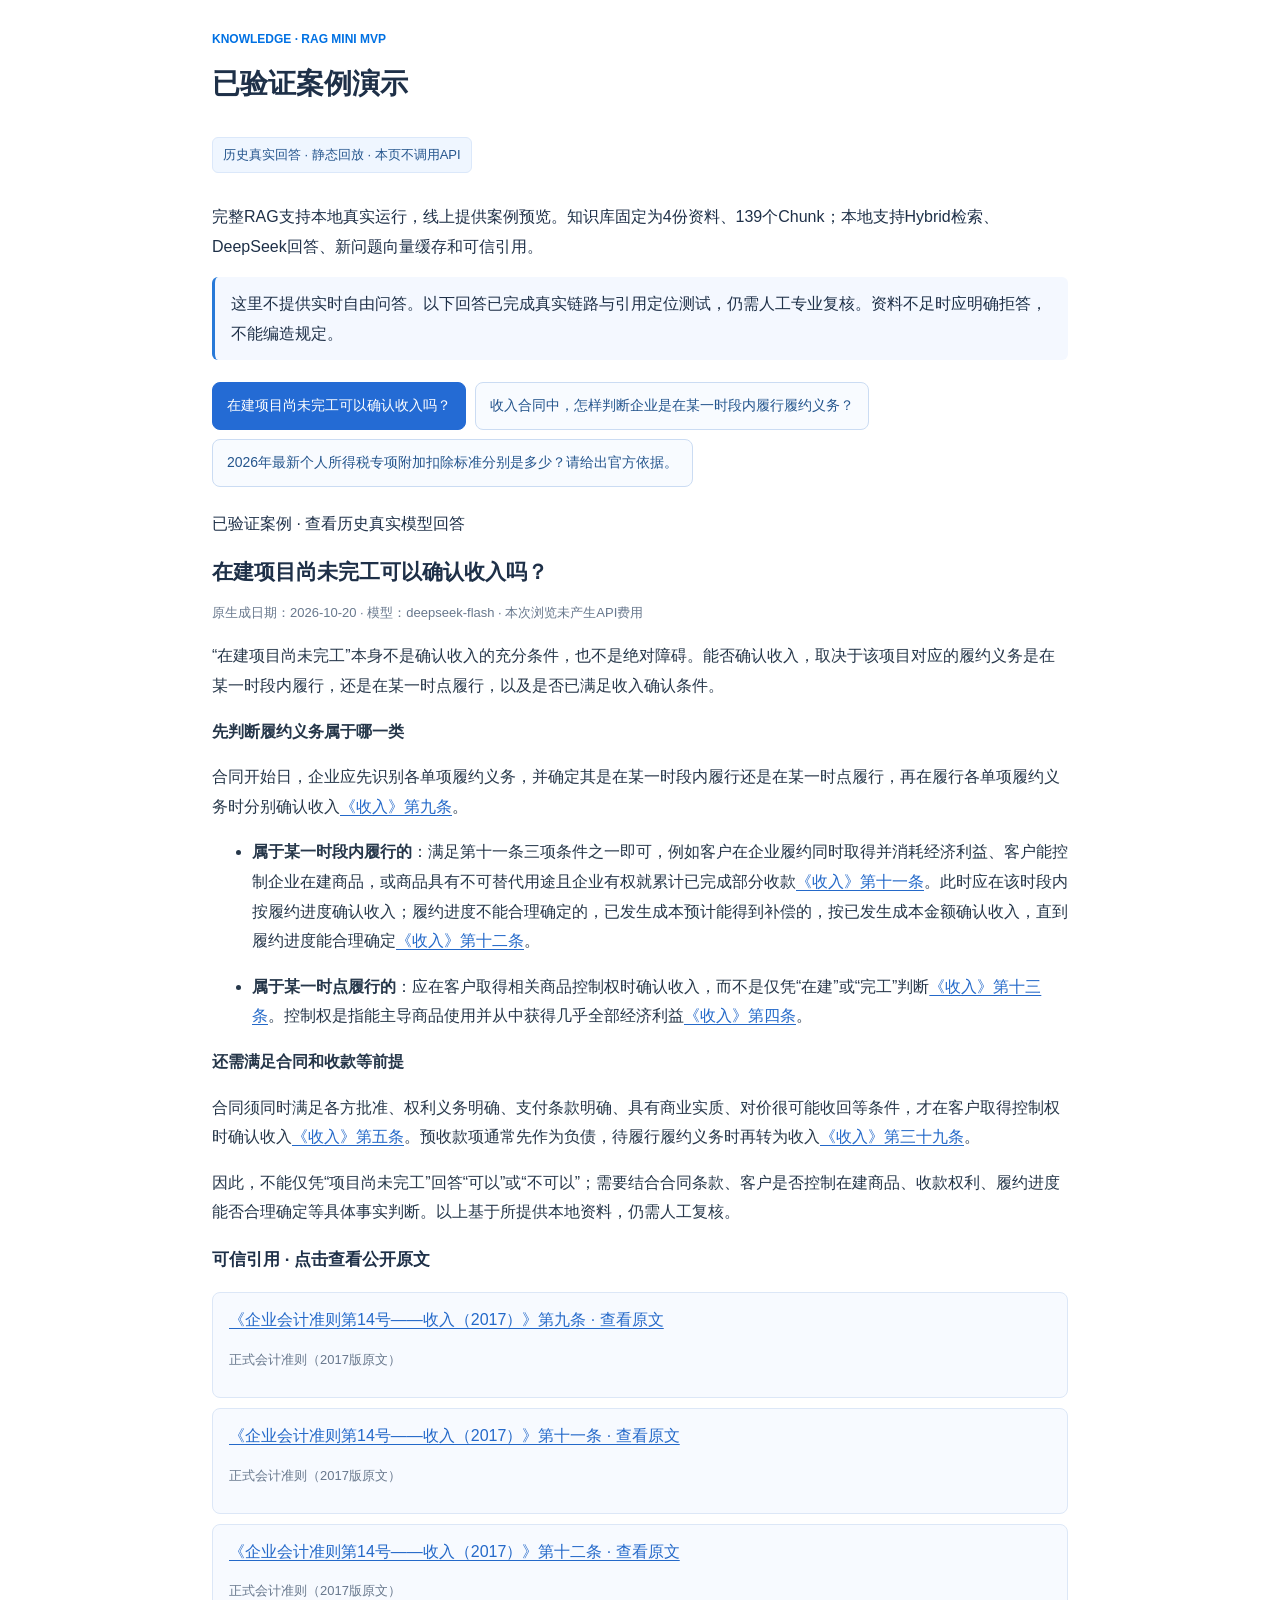
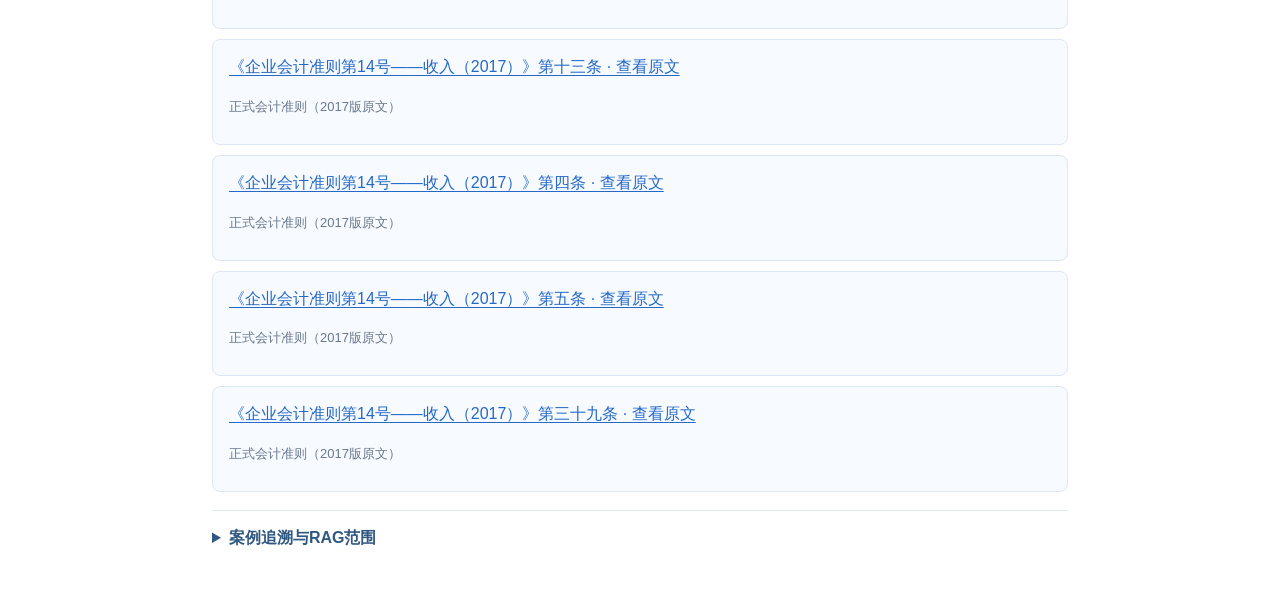
<file: showcase/index.html>
<!doctype html>
<html lang="zh-CN"><head><meta charset="utf-8"><meta name="viewport" content="width=device-width,initial-scale=1"><meta http-equiv="Content-Security-Policy" content="default-src 'self'; script-src 'self'; style-src 'self'; connect-src 'none'; base-uri 'none'; form-action 'none'"><title>已验证RAG案例 · AuditMind</title><link rel="stylesheet" href="../styles.css"><link rel="stylesheet" href="style.css"><script defer src="data.js"></script><script defer src="app.js"></script></head>
<body class="public-rag"><main><p class="section-kicker">Knowledge · RAG Mini MVP</p><h1>已验证案例演示</h1><p class="badge">历史真实回答 · 静态回放 · 本页不调用API</p><p>完整RAG支持本地真实运行，线上提供案例预览。知识库固定为4份资料、139个Chunk；本地支持Hybrid检索、DeepSeek回答、新问题向量缓存和可信引用。</p><p class="notice">这里不提供实时自由问答。以下回答已完成真实链路与引用定位测试，仍需人工专业复核。资料不足时应明确拒答，不能编造规定。</p><nav id="case-list" aria-label="选择真实案例"></nav><section aria-live="polite"><p id="case-status"></p><h2 id="case-question">正在读取静态案例…</h2><p id="case-meta" class="muted"></p><div id="case-answer" class="answer"></div><section id="case-references" aria-label="案例引用原文"></section><details><summary>案例追溯与RAG范围</summary><p>本地链路：BM25＋余弦向量检索，每路Top-20，以等权RRF（k=60）合并，将完整Top-20交给DeepSeek。方案B通过完整来源名称＋条款或章节严格匹配当前证据。</p><p>4份资料：个人整理的货币资金实务参考55块、审计准则1312号24块、审计准则1301号15块、收入准则（2017）45块。个人实务参考不等同正式准则；本页选取仅引用公开收入准则的案例。</p><p id="case-digest" class="digest"></p><details><summary>完整原始模型输出</summary><pre id="case-raw"></pre></details></details></section><noscript>请启用JavaScript以选择静态案例；本页不会连接模型接口。</noscript></main></body></html>
</file>
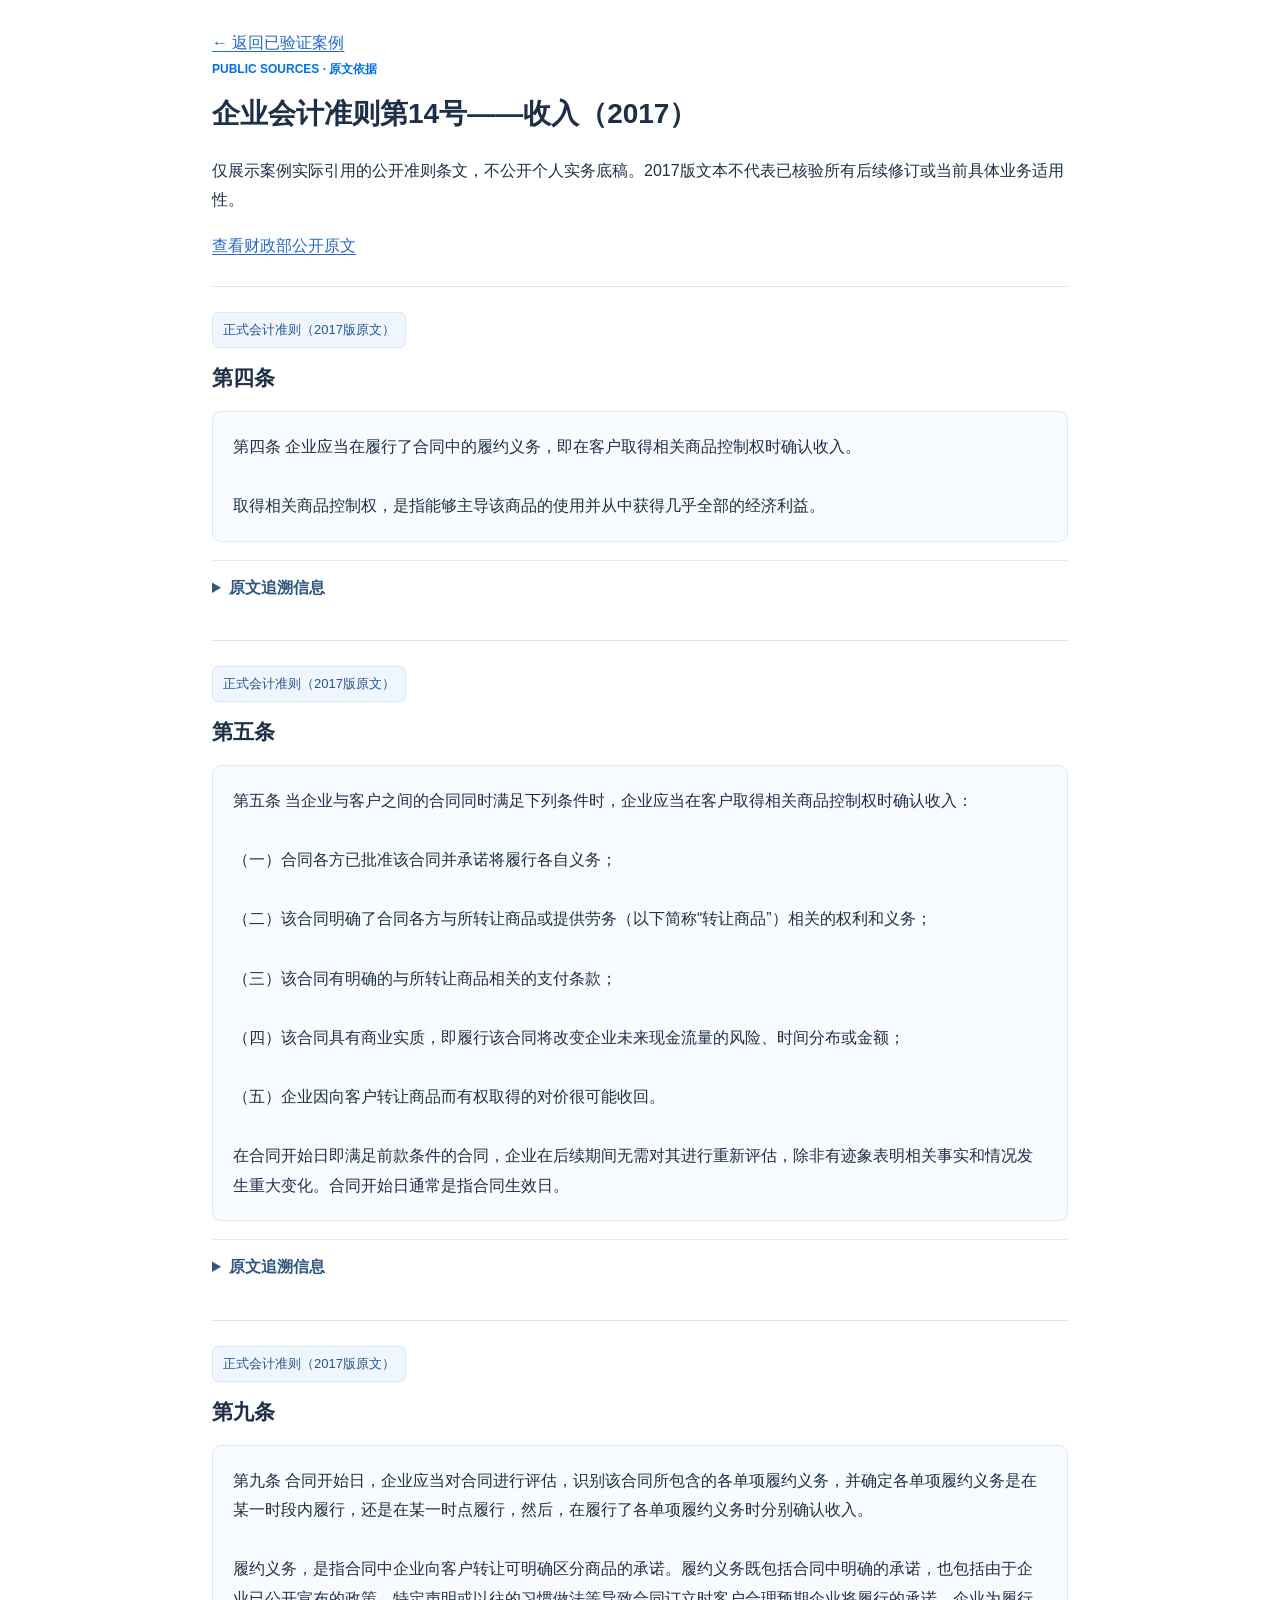
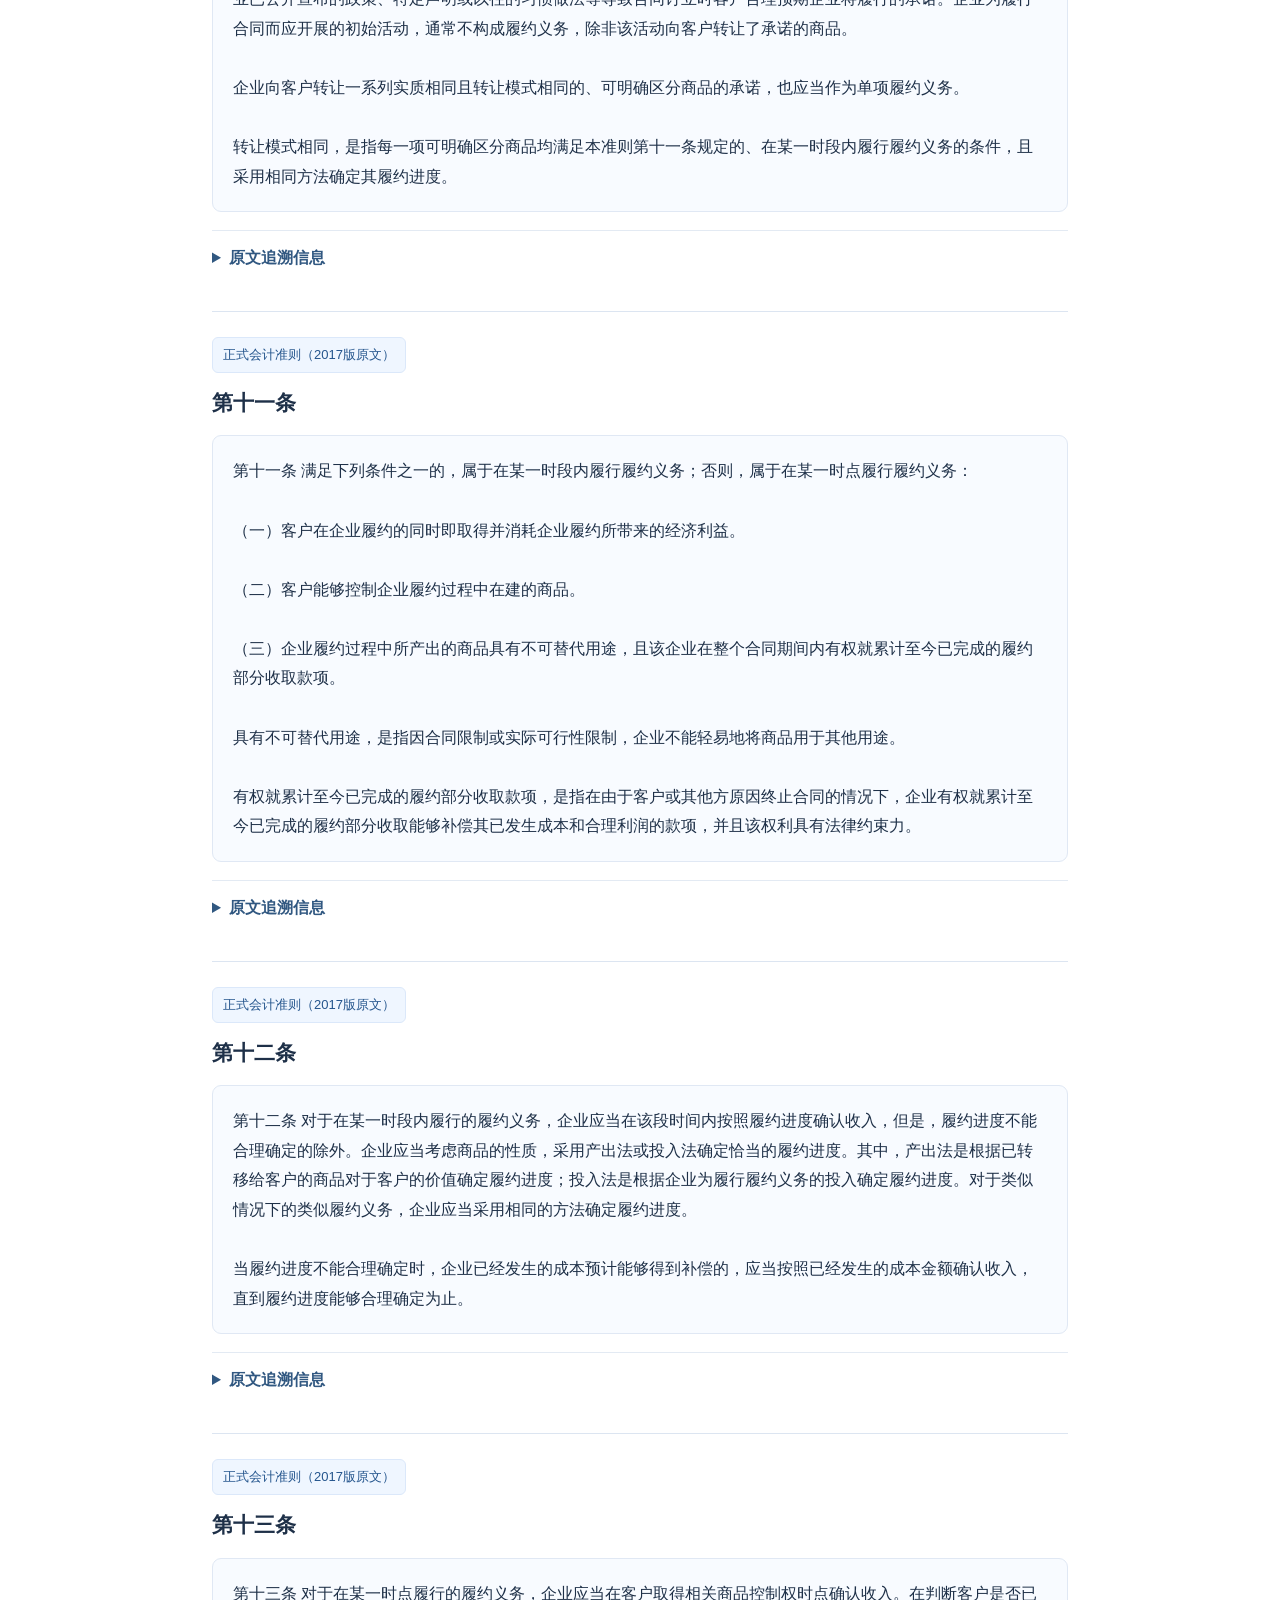
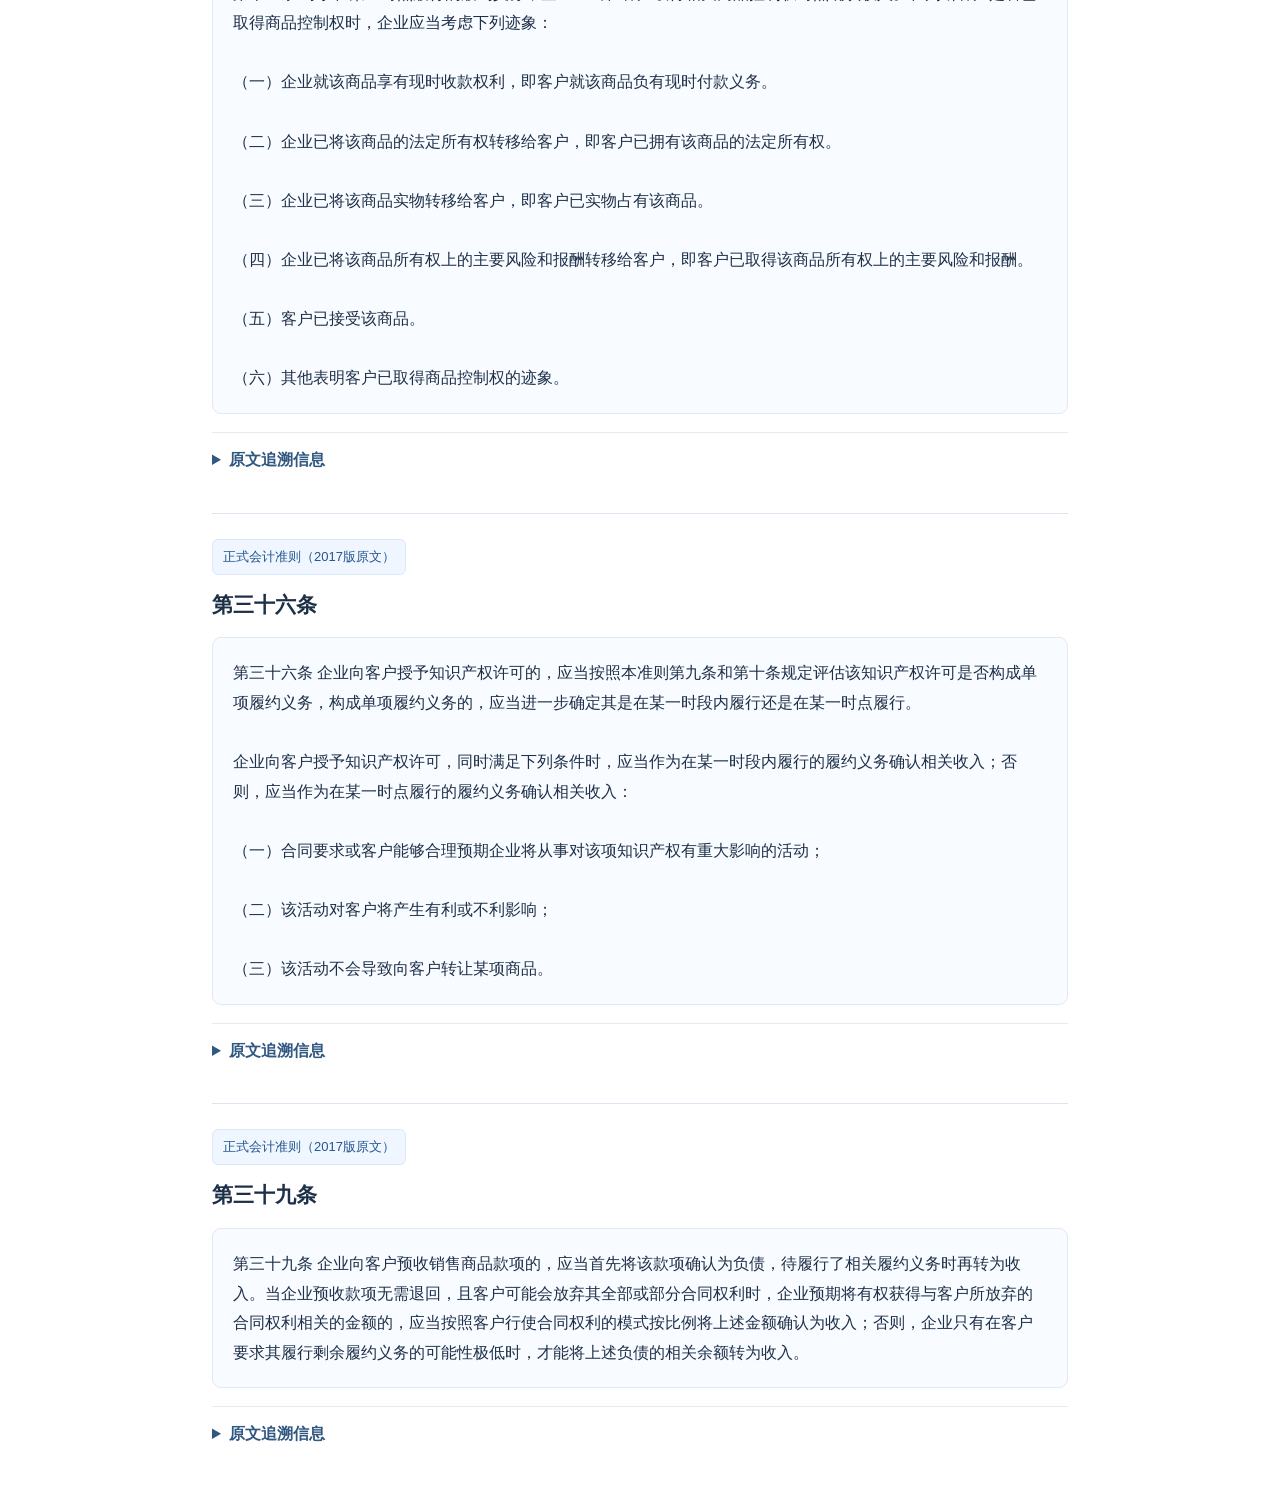
<file: showcase/sources.html>
<!doctype html><html lang="zh-CN"><head><meta charset="utf-8"><meta name="viewport" content="width=device-width,initial-scale=1"><meta http-equiv="Content-Security-Policy" content="default-src 'self'; script-src 'self'; style-src 'self'; connect-src 'none'; base-uri 'none'; form-action 'none'"><title>收入准则原文 · AuditMind案例</title><link rel="stylesheet" href="../styles.css"><link rel="stylesheet" href="style.css"><script defer src="app.js"></script></head><body class="public-rag"><main><a href="index.html">← 返回已验证案例</a><p class="section-kicker">Public sources · 原文依据</p><h1>企业会计准则第14号——收入（2017）</h1><p>仅展示案例实际引用的公开准则条文，不公开个人实务底稿。2017版文本不代表已核验所有后续修订或当前具体业务适用性。</p><p><a href="https://kjs.mof.gov.cn/zt/kjzzss/kuaijizhunzeshishi/201709/t20170907_2694006.htm" target="_blank" rel="noopener noreferrer">查看财政部公开原文</a></p><section id="revenue-4" class="source-article"><p class="badge">正式会计准则（2017版原文）</p><h2>第四条</h2><pre>第四条 企业应当在履行了合同中的履约义务，即在客户取得相关商品控制权时确认收入。

取得相关商品控制权，是指能够主导该商品的使用并从中获得几乎全部的经济利益。</pre><details><summary>原文追溯信息</summary><p>本页位置：revenue-4；条文SHA-256：<code>fb6ee7823ee62a25cee7e0156146f464d7d5b05119d69a7721a380f2f99ff7d5</code>。来自本次真实证据中的原文，已与财政部公开文本核对。</p></details></section>
<section id="revenue-5" class="source-article"><p class="badge">正式会计准则（2017版原文）</p><h2>第五条</h2><pre>第五条 当企业与客户之间的合同同时满足下列条件时，企业应当在客户取得相关商品控制权时确认收入：

（一）合同各方已批准该合同并承诺将履行各自义务；

（二）该合同明确了合同各方与所转让商品或提供劳务（以下简称“转让商品”）相关的权利和义务；

（三）该合同有明确的与所转让商品相关的支付条款；

（四）该合同具有商业实质，即履行该合同将改变企业未来现金流量的风险、时间分布或金额；

（五）企业因向客户转让商品而有权取得的对价很可能收回。

在合同开始日即满足前款条件的合同，企业在后续期间无需对其进行重新评估，除非有迹象表明相关事实和情况发生重大变化。合同开始日通常是指合同生效日。</pre><details><summary>原文追溯信息</summary><p>本页位置：revenue-5；条文SHA-256：<code>548657d3589147819aa7a693406f31d750bf7c636974b262d14d760d855502c5</code>。来自本次真实证据中的原文，已与财政部公开文本核对。</p></details></section>
<section id="revenue-9" class="source-article"><p class="badge">正式会计准则（2017版原文）</p><h2>第九条</h2><pre>第九条 合同开始日，企业应当对合同进行评估，识别该合同所包含的各单项履约义务，并确定各单项履约义务是在某一时段内履行，还是在某一时点履行，然后，在履行了各单项履约义务时分别确认收入。

履约义务，是指合同中企业向客户转让可明确区分商品的承诺。履约义务既包括合同中明确的承诺，也包括由于企业已公开宣布的政策、特定声明或以往的习惯做法等导致合同订立时客户合理预期企业将履行的承诺。企业为履行合同而应开展的初始活动，通常不构成履约义务，除非该活动向客户转让了承诺的商品。

企业向客户转让一系列实质相同且转让模式相同的、可明确区分商品的承诺，也应当作为单项履约义务。

转让模式相同，是指每一项可明确区分商品均满足本准则第十一条规定的、在某一时段内履行履约义务的条件，且采用相同方法确定其履约进度。</pre><details><summary>原文追溯信息</summary><p>本页位置：revenue-9；条文SHA-256：<code>0033b860760f8f5a3af0e65eadf104debcb03e5711ae1059986c9772a0654af4</code>。来自本次真实证据中的原文，已与财政部公开文本核对。</p></details></section>
<section id="revenue-11" class="source-article"><p class="badge">正式会计准则（2017版原文）</p><h2>第十一条</h2><pre>第十一条 满足下列条件之一的，属于在某一时段内履行履约义务；否则，属于在某一时点履行履约义务：

（一）客户在企业履约的同时即取得并消耗企业履约所带来的经济利益。

（二）客户能够控制企业履约过程中在建的商品。

（三）企业履约过程中所产出的商品具有不可替代用途，且该企业在整个合同期间内有权就累计至今已完成的履约部分收取款项。

具有不可替代用途，是指因合同限制或实际可行性限制，企业不能轻易地将商品用于其他用途。

有权就累计至今已完成的履约部分收取款项，是指在由于客户或其他方原因终止合同的情况下，企业有权就累计至今已完成的履约部分收取能够补偿其已发生成本和合理利润的款项，并且该权利具有法律约束力。</pre><details><summary>原文追溯信息</summary><p>本页位置：revenue-11；条文SHA-256：<code>316571503f5c759987d2cca8ba91950cab76c77cead2dcf1302928536bba69e6</code>。来自本次真实证据中的原文，已与财政部公开文本核对。</p></details></section>
<section id="revenue-12" class="source-article"><p class="badge">正式会计准则（2017版原文）</p><h2>第十二条</h2><pre>第十二条 对于在某一时段内履行的履约义务，企业应当在该段时间内按照履约进度确认收入，但是，履约进度不能合理确定的除外。企业应当考虑商品的性质，采用产出法或投入法确定恰当的履约进度。其中，产出法是根据已转移给客户的商品对于客户的价值确定履约进度；投入法是根据企业为履行履约义务的投入确定履约进度。对于类似情况下的类似履约义务，企业应当采用相同的方法确定履约进度。

当履约进度不能合理确定时，企业已经发生的成本预计能够得到补偿的，应当按照已经发生的成本金额确认收入，直到履约进度能够合理确定为止。</pre><details><summary>原文追溯信息</summary><p>本页位置：revenue-12；条文SHA-256：<code>c4e3b64d937b77536d8db93ebd067e2bb654db01aa62975f458388f13bcc9e98</code>。来自本次真实证据中的原文，已与财政部公开文本核对。</p></details></section>
<section id="revenue-13" class="source-article"><p class="badge">正式会计准则（2017版原文）</p><h2>第十三条</h2><pre>第十三条 对于在某一时点履行的履约义务，企业应当在客户取得相关商品控制权时点确认收入。在判断客户是否已取得商品控制权时，企业应当考虑下列迹象：

（一）企业就该商品享有现时收款权利，即客户就该商品负有现时付款义务。

（二）企业已将该商品的法定所有权转移给客户，即客户已拥有该商品的法定所有权。

（三）企业已将该商品实物转移给客户，即客户已实物占有该商品。

（四）企业已将该商品所有权上的主要风险和报酬转移给客户，即客户已取得该商品所有权上的主要风险和报酬。

（五）客户已接受该商品。

（六）其他表明客户已取得商品控制权的迹象。</pre><details><summary>原文追溯信息</summary><p>本页位置：revenue-13；条文SHA-256：<code>cb7040d0d07a19f2fd3389c76582312fe9e160458f689ec10855ed91eed8603b</code>。来自本次真实证据中的原文，已与财政部公开文本核对。</p></details></section>
<section id="revenue-36" class="source-article"><p class="badge">正式会计准则（2017版原文）</p><h2>第三十六条</h2><pre>第三十六条 企业向客户授予知识产权许可的，应当按照本准则第九条和第十条规定评估该知识产权许可是否构成单项履约义务，构成单项履约义务的，应当进一步确定其是在某一时段内履行还是在某一时点履行。

企业向客户授予知识产权许可，同时满足下列条件时，应当作为在某一时段内履行的履约义务确认相关收入；否则，应当作为在某一时点履行的履约义务确认相关收入：

（一）合同要求或客户能够合理预期企业将从事对该项知识产权有重大影响的活动；

（二）该活动对客户将产生有利或不利影响；

（三）该活动不会导致向客户转让某项商品。</pre><details><summary>原文追溯信息</summary><p>本页位置：revenue-36；条文SHA-256：<code>a903fd74d690d55cb3285eb3df2ae49fe9f996f3326fc18f1e232cd609c795c0</code>。来自本次真实证据中的原文，已与财政部公开文本核对。</p></details></section>
<section id="revenue-39" class="source-article"><p class="badge">正式会计准则（2017版原文）</p><h2>第三十九条</h2><pre>第三十九条 企业向客户预收销售商品款项的，应当首先将该款项确认为负债，待履行了相关履约义务时再转为收入。当企业预收款项无需退回，且客户可能会放弃其全部或部分合同权利时，企业预期将有权获得与客户所放弃的合同权利相关的金额的，应当按照客户行使合同权利的模式按比例将上述金额确认为收入；否则，企业只有在客户要求其履行剩余履约义务的可能性极低时，才能将上述负债的相关余额转为收入。</pre><details><summary>原文追溯信息</summary><p>本页位置：revenue-39；条文SHA-256：<code>1c53f51be280352ee7cead2a0a428c00ca409a3d26a315d616c085363a6cd90b</code>。来自本次真实证据中的原文，已与财政部公开文本核对。</p></details></section></main></body></html>
</file>
<file: styles.css>
:root {
  color-scheme: light;
  --bg: #f5f5f7;
  --surface: rgba(255, 255, 255, 0.78);
  --surface-strong: #ffffff;
  --text: #1d1d1f;
  --muted: #6e6e73;
  --line: rgba(0, 0, 0, 0.08);
  --accent: #0071e3;
  --accent-soft: #e8f2ff;
  --shadow: 0 18px 55px rgba(18, 31, 56, 0.08);
}

* {
  box-sizing: border-box;
}

body {
  margin: 0;
  min-height: 100vh;
  font-family: -apple-system, BlinkMacSystemFont, "SF Pro Display", "Segoe UI",
    sans-serif;
  color: var(--text);
  background:
    radial-gradient(circle at 20% 0%, rgba(0, 113, 227, 0.12), transparent 28%),
    var(--bg);
}

button {
  font: inherit;
}

body[data-view="landing"] {
  overflow: hidden;
  background: #f4f8ff;
}

body[data-view="landing"] .app-shell {
  display: none;
}

body[data-view="app"] .landing-page {
  display: none;
}

.landing-page {
  min-height: 100vh;
  color: #071334;
  background:
    radial-gradient(circle at 82% 18%, rgba(0, 102, 255, 0.08), transparent 32%),
    linear-gradient(135deg, #fbfdff 0%, #f7faff 46%, #f2f7ff 100%);
}

.landing-nav {
  position: fixed;
  z-index: 20;
  top: 28px;
  right: 48px;
  left: 48px;
  display: grid;
  grid-template-columns: auto 1fr auto;
  align-items: center;
  gap: 32px;
  min-height: 56px;
}

.landing-brand,
.landing-links,
.landing-actions,
.landing-nav-actions,
.landing-trust {
  display: flex;
  align-items: center;
}

.landing-brand {
  gap: 14px;
  color: #06112f;
  font-size: 28px;
  font-weight: 800;
}

.landing-brand img {
  width: 48px;
  height: 48px;
  border-radius: 12px;
  box-shadow: 0 16px 40px rgba(0, 76, 180, 0.18);
}

.landing-links {
  justify-content: center;
  gap: 46px;
}

.landing-links a {
  color: #06112f;
  font-size: 16px;
  font-weight: 720;
  text-decoration: none;
}

.landing-nav-actions {
  gap: 14px;
}

.landing-button {
  display: inline-flex;
  align-items: center;
  justify-content: center;
  gap: 12px;
  min-height: 56px;
  padding: 0 30px;
  border: 0;
  border-radius: 8px;
  color: #fff;
  font-weight: 750;
  background: linear-gradient(135deg, #1464ff, #004eea);
  box-shadow: 0 20px 46px rgba(0, 82, 222, 0.24);
  cursor: pointer;
}

.landing-button.secondary {
  color: #06112f;
  border: 1px solid rgba(10, 38, 88, 0.14);
  background: rgba(255, 255, 255, 0.82);
  box-shadow: 0 14px 28px rgba(15, 23, 42, 0.08);
}

.landing-login {
  min-width: 86px;
  color: #06112f;
}

.landing-scroll {
  height: 100vh;
  overflow-y: auto;
  scroll-behavior: smooth;
  scroll-snap-type: y mandatory;
}

.landing-section {
  position: relative;
  display: grid;
  min-height: 100vh;
  padding: 116px 64px 48px;
  scroll-snap-align: start;
}

.landing-hero {
  grid-template-columns: minmax(520px, 0.84fr) minmax(520px, 1.16fr);
  align-items: center;
  gap: 28px;
}

.landing-copy h1,
.landing-section-heading h2 {
  margin: 0;
  color: #06112f;
  font-size: clamp(42px, 4.15vw, 66px);
  font-weight: 880;
  line-height: 1.08;
}

.landing-copy h1 {
  white-space: nowrap;
}

.landing-copy h1 span {
  color: #1263ff;
}

.landing-copy p,
.landing-section-heading p,
.landing-subcopy {
  color: #26334a;
  font-size: 20px;
  line-height: 1.7;
}

.landing-copy .landing-subcopy {
  max-width: 520px;
  margin-top: 18px;
  margin-bottom: 34px;
  color: #5b6678;
  font-size: 16px;
  line-height: 1.65;
}

.landing-actions {
  gap: 18px;
  margin-bottom: 32px;
}

.landing-actions .landing-button {
  min-width: 214px;
  min-height: 60px;
  font-size: 19px;
}

.landing-trust {
  flex-wrap: wrap;
  gap: 20px;
}

.landing-trust span {
  display: inline-flex;
  align-items: center;
  gap: 10px;
  min-height: 42px;
  padding: 0 18px;
  border: 1px solid rgba(18, 78, 170, 0.08);
  border-radius: 999px;
  color: rgba(36, 55, 84, 0.9);
  background: rgba(255, 255, 255, 0.28);
  box-shadow:
    inset 0 1px 0 rgba(255, 255, 255, 0.38),
    0 10px 24px rgba(20, 46, 93, 0.035);
  backdrop-filter: blur(10px);
}

.landing-trust i {
  display: grid;
  width: 18px;
  height: 18px;
  place-items: center;
  color: #06112f;
  font-style: normal;
  font-size: 13px;
  line-height: 1;
}

.landing-visual {
  display: flex;
  justify-content: flex-end;
  margin-right: -10px;
  pointer-events: none;
}

.landing-visual img {
  width: min(100%, 790px);
  filter: drop-shadow(0 30px 70px rgba(35, 91, 190, 0.1));
}

.landing-features,
.landing-assurance {
  align-content: center;
  gap: 28px;
}

.landing-features {
  padding-top: 104px;
  padding-bottom: 32px;
  gap: 22px;
}

.landing-section-heading {
  max-width: 980px;
  margin: 0 auto;
  text-align: center;
}

.landing-section-heading h2 {
  font-size: clamp(42px, 4vw, 64px);
}

.landing-features .landing-section-heading h2 {
  font-size: clamp(40px, 3.5vw, 56px);
}

.landing-features .landing-section-heading h2::after {
  content: "核心能力";
  color: #0b63ff;
}

.landing-features .landing-section-heading h2 {
  font-size: 0;
}

.landing-features .landing-section-heading h2::before {
  content: "覆盖审计全流程的";
  color: #06112f;
  font-size: clamp(40px, 3.5vw, 56px);
}

.landing-features .landing-section-heading h2::after {
  font-size: clamp(40px, 3.5vw, 56px);
}

.landing-section-heading h2 strong {
  color: #0b63ff;
}

.landing-section-heading p {
  max-width: 880px;
  margin: 16px auto 0;
  font-size: 18px;
}

.landing-features .landing-section-heading p {
  font-size: 16px;
}

.landing-feature-grid {
  display: grid;
  grid-template-columns: repeat(3, minmax(0, 1fr));
  gap: 16px 22px;
  width: min(1180px, 100%);
  margin: 0 auto;
}

.landing-feature-grid article,
.landing-assurance-board div {
  min-height: 112px;
  padding: 28px;
  border: 1px solid rgba(18, 78, 170, 0.1);
  border-radius: 8px;
  background: rgba(255, 255, 255, 0.72);
  box-shadow: 0 24px 70px rgba(19, 48, 98, 0.08);
  backdrop-filter: blur(24px);
}

.landing-feature-grid article {
  display: grid;
  grid-template-columns: 72px minmax(0, 1fr);
  align-items: center;
  gap: 22px;
  padding: 18px 26px;
}

.landing-feature-grid img {
  width: 54px;
  height: 54px;
  object-fit: contain;
  filter: drop-shadow(0 16px 22px rgba(22, 96, 240, 0.16));
}

.landing-feature-grid span,
.landing-assurance-board span {
  display: grid;
  width: 36px;
  height: 36px;
  place-items: center;
  margin-bottom: 18px;
  border-radius: 10px;
  color: #fff;
  font-size: 14px;
  font-weight: 800;
  background: linear-gradient(135deg, #1f7cff, #0050e8);
}

.landing-feature-grid h3,
.landing-assurance-board strong {
  display: block;
  margin: 0 0 10px;
  color: #06112f;
  font-size: 20px;
}

.landing-feature-grid p,
.landing-assurance-board p {
  margin: 0;
  color: #53617a;
  font-size: 15px;
  line-height: 1.7;
}

.landing-feature-preview {
  display: grid;
  grid-template-columns: minmax(0, 0.96fr) minmax(0, 1.04fr);
  gap: 22px;
  width: min(1180px, 100%);
  margin: 0 auto;
}

.landing-preview-card {
  min-height: 154px;
  padding: 18px 22px;
  border: 1px solid rgba(18, 78, 170, 0.1);
  border-radius: 8px;
  background: rgba(255, 255, 255, 0.66);
  box-shadow: 0 22px 60px rgba(19, 48, 98, 0.08);
  backdrop-filter: blur(22px);
}

.landing-preview-title {
  display: flex;
  align-items: center;
  gap: 10px;
  margin-bottom: 12px;
}

.landing-preview-title span {
  display: grid;
  width: 22px;
  height: 22px;
  place-items: center;
  border-radius: 999px;
  color: #fff;
  font-size: 12px;
  font-weight: 800;
  background: linear-gradient(135deg, #1f7cff, #0050e8);
}

.landing-preview-title h3 {
  margin: 0;
  color: #06112f;
  font-size: 18px;
}

.landing-upload-preview,
.landing-sampling-preview {
  display: grid;
  gap: 14px;
}

.landing-upload-preview {
  grid-template-columns: 170px minmax(0, 1fr);
}

.upload-drop-demo {
  display: grid;
  min-height: 104px;
  place-items: center;
  align-content: center;
  gap: 8px;
  border: 1px dashed rgba(0, 98, 255, 0.28);
  border-radius: 8px;
  color: #597199;
  background: rgba(244, 249, 255, 0.58);
}

.upload-drop-demo strong {
  color: #50617e;
  font-size: 14px;
}

.upload-drop-demo small {
  color: #8390a6;
}

.upload-file-list {
  display: grid;
  gap: 8px;
}

.upload-file-list div {
  display: flex;
  align-items: center;
  justify-content: space-between;
  gap: 12px;
  min-height: 34px;
  padding: 0 12px;
  border-radius: 8px;
  background: rgba(247, 250, 255, 0.8);
}

.upload-file-list b,
.workpaper-demo b {
  color: #243754;
  font-size: 13px;
}

.upload-file-list em,
.workpaper-demo em {
  flex: 0 0 auto;
  color: #12a66a;
  font-style: normal;
  font-size: 12px;
  font-weight: 700;
}

.landing-sampling-preview {
  grid-template-columns: 160px minmax(0, 1fr);
}

.sample-chart-demo {
  display: grid;
  width: 106px;
  height: 106px;
  place-items: center;
  align-content: center;
  justify-self: center;
  border-radius: 999px;
  color: #06112f;
  background:
    radial-gradient(circle at center, #fff 0 42%, transparent 43%),
    conic-gradient(#1263ff 0 42%, #7a55ff 42% 72%, #21c27a 72% 100%);
}

.sample-chart-demo strong {
  font-size: 22px;
}

.sample-chart-demo small {
  color: #5b6678;
  font-size: 12px;
}

.workpaper-demo {
  min-height: 104px;
  padding: 12px 14px;
  border: 1px solid rgba(18, 78, 170, 0.08);
  border-radius: 8px;
  background: rgba(255, 255, 255, 0.72);
}

.workpaper-demo div,
.workpaper-demo footer {
  display: flex;
  align-items: center;
  justify-content: space-between;
  gap: 12px;
}

.workpaper-demo p {
  height: 7px;
  margin: 10px 0;
  border-radius: 999px;
  background: #dfe7f4;
}

.workpaper-demo p:nth-of-type(1) {
  width: 72%;
}

.workpaper-demo p:nth-of-type(2) {
  width: 88%;
}

.workpaper-demo p:nth-of-type(3) {
  width: 64%;
}

.workpaper-demo footer {
  margin-top: 12px;
  padding-top: 12px;
  border-top: 1px solid rgba(18, 78, 170, 0.08);
  color: #53617a;
  font-size: 13px;
}

.landing-assurance-board {
  display: grid;
  grid-template-columns: repeat(3, minmax(0, 1fr));
  gap: 22px;
  width: min(1180px, 100%);
  margin: 0 auto;
}

.landing-assurance > .landing-button {
  justify-self: center;
}

.landing-assurance {
  grid-template-columns: minmax(340px, 0.78fr) minmax(420px, 1.05fr) minmax(280px, 0.72fr);
  grid-template-rows: 1fr auto;
  align-items: center;
  gap: 20px 20px;
  padding-top: 104px;
  padding-bottom: 24px;
}

.landing-final-copy h2 {
  margin: 0;
  color: #06112f;
  font-size: clamp(30px, 2.55vw, 40px);
  line-height: 1.22;
}

.landing-final-copy .title-line {
  display: block;
  white-space: nowrap;
}

.landing-final-copy .title-line span,
.landing-final-cta h3 span {
  color: #1263ff;
}

.landing-final-copy .title-line {
  color: #06112f;
}

.landing-final-copy > p {
  max-width: 430px;
  margin: 20px 0 24px;
  color: #53617a;
  font-size: 16px;
  line-height: 1.75;
}

.landing-final-copy ul {
  display: grid;
  gap: 14px;
  margin: 0;
  padding: 0;
  list-style: none;
}

.landing-final-copy li {
  display: grid;
  grid-template-columns: 38px minmax(0, 1fr);
  align-items: center;
  gap: 16px;
  color: #243754;
  font-size: 14px;
  font-weight: 700;
  line-height: 1.55;
}

.landing-final-copy li span {
  display: grid;
  width: 38px;
  height: 38px;
  place-items: center;
  border-radius: 999px;
  color: #1263ff;
  background: rgba(255, 255, 255, 0.9);
  box-shadow: 0 16px 34px rgba(20, 46, 93, 0.1);
}

.landing-workbench-preview,
.landing-final-cta,
.landing-final-bar {
  border: 1px solid rgba(18, 78, 170, 0.1);
  border-radius: 8px;
  background: rgba(255, 255, 255, 0.74);
  box-shadow: 0 26px 80px rgba(19, 48, 98, 0.1);
  backdrop-filter: blur(22px);
}

.landing-workbench-preview {
  padding: 20px 22px;
}

.workbench-head,
.workbench-table-title,
.landing-final-bar,
.final-bar-brand {
  display: flex;
  align-items: center;
}

.workbench-head {
  justify-content: space-between;
  gap: 16px;
  margin-bottom: 14px;
}

.workbench-head h3 {
  margin: 0;
  color: #06112f;
  font-size: 22px;
}

.workbench-head span,
.workbench-table-title span {
  padding: 8px 12px;
  border: 1px solid rgba(18, 78, 170, 0.08);
  border-radius: 8px;
  color: #53617a;
  background: rgba(247, 250, 255, 0.78);
  font-size: 12px;
  font-weight: 700;
}

.workbench-metrics {
  display: grid;
  grid-template-columns: repeat(3, minmax(0, 1fr));
  gap: 10px;
  margin-bottom: 16px;
}

.workbench-metrics div {
  min-height: 78px;
  padding: 13px;
  border: 1px solid rgba(18, 78, 170, 0.08);
  border-radius: 8px;
  background: rgba(250, 252, 255, 0.82);
}

.workbench-metrics small {
  display: block;
  margin-bottom: 12px;
  color: #647089;
  font-size: 12px;
}

.workbench-metrics strong {
  display: block;
  color: #06112f;
  font-size: 24px;
}

.workbench-metrics i {
  display: block;
  width: 100%;
  height: 7px;
  margin-top: 10px;
  border-radius: 999px;
  background:
    linear-gradient(90deg, #1263ff 0 75%, transparent 75%),
    #dfe7f4;
}

.workbench-table {
  overflow: hidden;
  border: 1px solid rgba(18, 78, 170, 0.08);
  border-radius: 8px;
  background: rgba(255, 255, 255, 0.76);
}

.workbench-table-title {
  justify-content: space-between;
  gap: 16px;
  padding: 12px 14px;
  color: #06112f;
}

.workbench-table table {
  width: 100%;
  border-collapse: collapse;
  color: #53617a;
  font-size: 12px;
}

.workbench-table th,
.workbench-table td {
  padding: 8px 10px;
  border-top: 1px solid rgba(18, 78, 170, 0.08);
  text-align: left;
  white-space: nowrap;
}

.workbench-table td span {
  display: inline-flex;
  padding: 4px 8px;
  border-radius: 7px;
  color: #10985f;
  background: rgba(24, 205, 124, 0.12);
  font-weight: 700;
}

.landing-workbench-preview > p {
  margin: 14px 0 0;
  color: #53617a;
  font-size: 13px;
}

.landing-final-cta {
  padding: 24px 24px;
}

.landing-final-cta img {
  display: block;
  width: 128px;
  height: 128px;
  object-fit: contain;
  margin: 0 auto 18px;
  filter: drop-shadow(0 18px 40px rgba(18, 99, 255, 0.18));
}

.landing-final-cta h3 {
  margin: 0 0 20px;
  color: #06112f;
  font-size: 26px;
  line-height: 1.35;
}

.landing-final-cta .landing-button {
  width: 100%;
  min-height: 54px;
  margin-bottom: 12px;
}

.landing-final-cta > p {
  margin: 16px 0 0;
  color: #53617a;
  font-size: 13px;
  text-align: center;
}

.landing-final-bar {
  grid-column: 1 / -1;
  justify-content: space-between;
  gap: 20px;
  min-height: 76px;
  padding: 14px 30px;
}

.final-bar-brand {
  gap: 12px;
  padding-right: 26px;
  border-right: 1px solid rgba(18, 78, 170, 0.1);
}

.final-bar-brand img {
  width: 46px;
  height: 46px;
  border-radius: 12px;
}

.final-bar-brand strong {
  color: #06112f;
  font-size: 26px;
}

.landing-final-bar > p {
  flex: 1;
  margin: 0;
  color: #243754;
  font-size: 15px;
}

.landing-final-bar div:not(.final-bar-brand) {
  display: grid;
  grid-template-columns: 34px auto;
  gap: 4px 10px;
  align-items: center;
}

.landing-final-bar div:not(.final-bar-brand) span {
  grid-row: span 2;
  display: grid;
  width: 34px;
  height: 34px;
  place-items: center;
  border-radius: 999px;
  color: #fff;
  background: linear-gradient(135deg, #2b83ff, #0050e8);
}

.landing-final-bar div:not(.final-bar-brand) strong {
  color: #06112f;
  font-size: 15px;
}

.landing-final-bar div:not(.final-bar-brand) small {
  color: #53617a;
  font-size: 12px;
}

.reveal-section > * {
  opacity: 0;
  transform: translateY(28px);
  transition: opacity 0.7s ease, transform 0.7s ease;
}

.reveal-section.is-visible > * {
  opacity: 1;
  transform: translateY(0);
}

.app-shell {
  display: grid;
  grid-template-columns: 244px 1fr;
  min-height: 100vh;
}

.sidebar {
  position: sticky;
  top: 0;
  height: 100vh;
  padding: 28px 18px;
  border-right: 1px solid var(--line);
  background: rgba(245, 245, 247, 0.72);
  backdrop-filter: blur(24px);
}

.brand {
  display: flex;
  align-items: center;
  gap: 12px;
  width: 100%;
  margin-bottom: 34px;
  padding: 0;
  border: 0;
  color: inherit;
  text-align: left;
  background: transparent;
}

.brand-home {
  cursor: pointer;
  border-radius: 8px;
  transition: background 0.2s ease, transform 0.2s ease;
}

.brand-home:hover {
  background: rgba(255, 255, 255, 0.64);
  transform: translateY(-1px);
}

.brand-home:focus-visible {
  outline: 3px solid rgba(0, 113, 227, 0.2);
  outline-offset: 6px;
}

.brand-logo {
  width: 42px;
  height: 42px;
  border-radius: 12px;
  box-shadow: 0 12px 28px rgba(0, 88, 214, 0.16);
}

.brand-name,
.brand-subtitle,
.eyebrow,
.section-kicker,
.note-title {
  margin: 0;
}

.brand-name {
  font-size: 18px;
  font-weight: 700;
  letter-spacing: 0;
}

.brand-subtitle {
  margin-top: 3px;
  color: var(--muted);
  font-size: 13px;
}

.nav-list {
  display: grid;
  gap: 8px;
}

.nav-item {
  display: flex;
  align-items: center;
  gap: 12px;
  width: 100%;
  min-height: 46px;
  padding: 10px 12px;
  border: 0;
  border-radius: 8px;
  color: var(--muted);
  text-align: left;
  background: transparent;
  cursor: pointer;
  transition: background 0.2s ease, color 0.2s ease, transform 0.2s ease;
}

.nav-item:hover,
.nav-item.active {
  color: var(--text);
  background: var(--surface-strong);
  box-shadow: 0 10px 28px rgba(18, 31, 56, 0.06);
}

.nav-item:hover {
  transform: translateY(-1px);
}

.nav-icon {
  display: grid;
  width: 28px;
  height: 28px;
  place-items: center;
  border-radius: 8px;
  color: var(--accent);
  font-size: 12px;
  font-weight: 700;
  background: var(--accent-soft);
}

.privacy-note {
  position: absolute;
  right: 20px;
  bottom: 24px;
  left: 20px;
  padding: 16px;
  border: 1px solid var(--line);
  border-radius: 8px;
  color: var(--muted);
  background: rgba(255, 255, 255, 0.66);
}

.note-title {
  margin-bottom: 6px;
  color: var(--text);
  font-weight: 700;
}

.privacy-note p,
.review-box p {
  margin-top: 0;
  margin-bottom: 0;
  line-height: 1.6;
}

.main-content {
  min-width: 0;
  padding: 28px 24px;
}

body[data-current-page="overview"] .main-content {
  position: relative;
  padding-top: 18px;
}

.topbar {
  display: flex;
  align-items: center;
  justify-content: space-between;
  gap: 20px;
  margin-bottom: 24px;
}

body[data-current-page="overview"] .topbar {
  align-items: center;
  justify-content: flex-end;
  position: absolute;
  top: 38px;
  right: max(24px, calc((100% - 1240px) / 2));
  z-index: 3;
  width: auto;
  margin: 0;
}

body[data-current-page="overview"] .topbar > div {
  display: none;
}

body[data-current-page="overview"] #page-title {
  font-size: 0;
}

.eyebrow,
.section-kicker {
  color: var(--accent);
  font-size: 12px;
  font-weight: 700;
  letter-spacing: 0;
  text-transform: uppercase;
}

h1,
h2 {
  margin: 0;
  letter-spacing: 0;
}

h1 {
  margin-top: 6px;
  font-size: 34px;
}

h2 {
  font-size: 24px;
}

.primary-action {
  min-height: 48px;
  padding: 0 22px;
  border: 0;
  border-radius: 8px;
  color: #fff;
  background: var(--accent);
  font-weight: 700;
  cursor: pointer;
  box-shadow: 0 14px 30px rgba(0, 113, 227, 0.24);
}

body[data-current-page="overview"] .primary-action {
  min-height: 52px;
  padding-inline: 26px;
  background: linear-gradient(135deg, #115dff, #0049d9);
  box-shadow: 0 18px 42px rgba(0, 82, 222, 0.24);
}

.secondary-action {
  display: inline-flex;
  align-items: center;
  justify-content: center;
  gap: 8px;
  min-height: 42px;
  padding: 0 18px;
  border: 1px solid var(--line);
  border-radius: 8px;
  color: var(--text);
  background: rgba(255, 255, 255, 0.78);
}

.secondary-action span {
  color: var(--muted);
  font-size: 13px;
}

.disabled-action {
  cursor: not-allowed;
  opacity: 0.64;
}

.hero-panel,
.content-panel,
.insight-panel {
  border: 1px solid var(--line);
  border-radius: 8px;
  background: var(--surface);
  box-shadow: var(--shadow);
  backdrop-filter: blur(24px);
}

.hero-panel {
  display: flex;
  align-items: flex-end;
  justify-content: space-between;
  gap: 24px;
  margin-bottom: 24px;
  padding: 30px;
}

.hero-panel h2 {
  margin-top: 10px;
  font-size: 30px;
}

.hero-panel p:last-child,
.content-panel p,
.insight-panel p {
  color: var(--muted);
  line-height: 1.7;
}

.hero-status {
  display: inline-flex;
  align-items: center;
  gap: 8px;
  white-space: nowrap;
  padding: 10px 12px;
  border-radius: 8px;
  color: #146c43;
  background: #eaf8ef;
}

.overview-hero {
  display: grid;
  grid-template-columns: minmax(520px, 0.95fr) minmax(500px, 1.05fr);
  align-items: center;
  gap: 18px;
  width: min(1240px, 100%);
  min-height: 306px;
  margin: 0 auto 26px;
  padding: 16px 38px 16px 40px;
  border-radius: 8px;
  background:
    radial-gradient(circle at 82% 42%, rgba(33, 107, 255, 0.14), transparent 34%),
    linear-gradient(135deg, rgba(255, 255, 255, 0.72), rgba(239, 246, 255, 0.8));
  overflow: hidden;
}

.overview-hero-copy h2 {
  white-space: nowrap;
  color: #071334;
  font-size: clamp(40px, 4.1vw, 58px);
  font-weight: 820;
  line-height: 1.08;
}

.overview-hero-copy p {
  margin: 24px 0 0;
  color: #53617a;
  font-size: 18px;
  line-height: 1.65;
}

.overview-hero-visual {
  display: flex;
  justify-content: flex-end;
  margin-right: -28px;
  overflow: visible;
}

.overview-hero-visual img {
  width: min(118%, 680px);
  max-height: 336px;
  object-fit: contain;
  filter: drop-shadow(0 28px 62px rgba(24, 84, 190, 0.13));
}

.overview-project-card {
  display: grid;
  grid-template-columns: minmax(330px, 0.72fr) minmax(640px, 1.28fr);
  align-items: center;
  gap: 28px;
  width: min(1240px, 100%);
  min-height: 184px;
  margin: 0 auto;
  padding: 28px 34px 26px;
  border: 1px solid rgba(18, 78, 170, 0.1);
  border-radius: 8px;
  background: rgba(255, 255, 255, 0.92);
  box-shadow: 0 24px 64px rgba(20, 46, 93, 0.1);
  backdrop-filter: blur(24px);
}

.overview-project-main h2 {
  margin-top: 10px;
  color: #071334;
  font-size: 28px;
  line-height: 1.2;
}

.overview-project-main p:last-of-type {
  margin: 12px 0 20px;
  color: var(--muted);
  font-size: 16px;
}

.overview-progress {
  display: flex;
  align-items: center;
  gap: 12px;
  max-width: 320px;
}

.overview-progress span {
  flex: 1;
  height: 5px;
  overflow: hidden;
  border-radius: 999px;
  background: #e8eef7;
}

.overview-progress i {
  display: block;
  width: 0%;
  height: 100%;
  border-radius: inherit;
  background: linear-gradient(90deg, #005cff, #4e7dff);
}

.overview-progress strong {
  color: #005cff;
  font-size: 14px;
}

.overview-project-stats {
  display: grid;
  grid-template-columns: repeat(3, minmax(0, 1fr));
  gap: 0;
  min-height: 116px;
  border-left: 1px solid rgba(18, 78, 170, 0.1);
}

.overview-status-item {
  display: flex;
  flex-direction: column;
  justify-content: center;
  min-height: 116px;
  padding: 18px 24px;
  border-left: 1px solid rgba(18, 78, 170, 0.12);
}

.overview-status-item:first-child {
  border-left: 0;
}

.overview-status-item span,
.overview-status-item small {
  display: block;
  color: var(--muted);
  font-size: 13px;
}

.overview-status-item strong {
  display: inline-block;
  margin-top: 8px;
  color: #071334;
  font-size: 28px;
  font-weight: 820;
}

.overview-status-item small {
  min-height: 20px;
  margin-top: 8px;
  line-height: 1.45;
}

.overview-status-item:last-child strong {
  font-size: 18px;
  line-height: 1.4;
}

.status-dot {
  width: 8px;
  height: 8px;
  border-radius: 999px;
  background: #34c759;
}

.page-grid {
  display: grid;
  grid-template-columns: minmax(0, 1fr);
  gap: 24px;
}

.insight-panel {
  display: none;
}

.content-panel,
.insight-panel {
  padding: 26px;
}

.page-section {
  display: none;
  min-height: 420px;
}

.page-section.active {
  display: block;
}

.content-panel h2,
.insight-panel h2 {
  margin-top: 8px;
}

.overview-grid,
.workflow-board {
  display: grid;
  gap: 16px;
}

.overview-grid {
  grid-template-columns: repeat(3, minmax(0, 1fr));
}

.overview-card,
.workflow-card,
.qa-placeholder,
.task-assistant {
  border: 1px solid var(--line);
  border-radius: 8px;
  background: rgba(255, 255, 255, 0.72);
}

.overview-card {
  min-height: 168px;
  padding: 22px;
}

.overview-card h3,
.workflow-card h3,
.task-assistant h3 {
  margin: 8px 0 8px;
  font-size: 18px;
  letter-spacing: 0;
}

.overview-card p,
.workflow-card p,
.workflow-card li,
.qa-placeholder p,
.task-assistant p {
  color: var(--muted);
  line-height: 1.7;
}

.qa-placeholder {
  margin-top: 16px;
  padding: 18px;
}

.knowledge-workbench {
  margin-top: 18px;
}

.project-management {
  display: grid;
  grid-template-columns: minmax(360px, 0.95fr) minmax(0, 1.05fr);
  gap: 16px;
  margin-top: 0;
  align-items: start;
}

.project-form-panel,
.project-list-panel,
.project-card {
  border: 1px solid var(--line);
  border-radius: 8px;
  background: rgba(255, 255, 255, 0.72);
}

.project-form-panel,
.project-list-panel {
  padding: 20px;
}

.project-save-status,
#project-count {
  color: var(--muted);
  font-size: 13px;
  line-height: 1.5;
  text-align: right;
}

.project-form-state {
  display: grid;
  justify-items: end;
  gap: 6px;
}

.project-mode-pill {
  display: inline-flex;
  align-items: center;
  min-height: 24px;
  padding: 0 8px;
  border-radius: 999px;
  color: #0f766e;
  background: rgba(20, 184, 166, 0.12);
  font-size: 12px;
  font-weight: 700;
}

.project-mode-pill.editing {
  color: #075985;
  background: rgba(14, 165, 233, 0.14);
}

.project-form,
.project-form-section,
.project-list {
  display: grid;
  gap: 14px;
}

.project-form {
  margin-top: 18px;
}

.project-form-section {
  padding-top: 14px;
  border-top: 1px solid var(--line);
}

.project-form-section h4 {
  margin: 0;
  font-size: 16px;
}

.project-field-grid {
  display: grid;
  grid-template-columns: repeat(2, minmax(0, 1fr));
  gap: 12px;
}

.project-wide-field {
  grid-column: 1 / -1;
}

.project-form .inline-field input,
.project-form .inline-field select,
.project-form .inline-field textarea {
  width: 100%;
}

.project-form .inline-field {
  display: grid;
  gap: 8px;
  align-items: start;
}

.project-form .inline-field span {
  font-size: 13px;
  line-height: 1.35;
}

.project-form .inline-field input,
.project-form .inline-field select,
.project-form .inline-field textarea {
  min-height: 42px;
  border: 1px solid var(--line);
  border-radius: 8px;
  color: var(--text);
  background: rgba(255, 255, 255, 0.86);
  font: inherit;
}

.project-form .inline-field input,
.project-form .inline-field select {
  padding: 0 12px;
}

.project-form .inline-field textarea {
  min-height: 90px;
  padding: 12px;
  resize: vertical;
  font: inherit;
}

.project-form-actions,
.project-card-actions {
  display: flex;
  flex-wrap: wrap;
  gap: 10px;
}

.project-list {
  gap: 6px;
}

.project-card {
  display: grid;
  gap: 6px;
  padding: 10px 12px;
}

.project-card.active {
  border-color: rgba(0, 113, 227, 0.34);
  background: linear-gradient(180deg, rgba(232, 242, 255, 0.72), rgba(255, 255, 255, 0.84));
}

.project-card h4 {
  margin: 5px 0 2px;
  font-size: 15px;
}

.project-card p {
  margin: 0;
  color: var(--muted);
  font-size: 13px;
}

.project-card-main {
  display: flex;
  align-items: center;
  justify-content: space-between;
  gap: 12px;
}

.project-card-actions {
  flex: 0 0 auto;
  justify-content: flex-end;
}

.project-card-actions .secondary-action {
  min-height: 30px;
  padding: 0 8px;
  font-size: 12px;
}

.project-status-pill,
.project-current-pill {
  display: inline-flex;
  align-items: center;
  min-height: 24px;
  padding: 0 8px;
  border-radius: 999px;
  font-size: 12px;
  font-weight: 700;
}

.project-status-pill {
  color: #334155;
  background: rgba(100, 116, 139, 0.12);
}

.project-current-pill {
  margin-left: 6px;
  color: #075985;
  background: rgba(14, 165, 233, 0.14);
}

.project-meta-grid {
  display: grid;
  gap: 10px;
}

.project-meta-grid {
  grid-template-columns: repeat(4, minmax(0, 1fr));
  color: var(--muted);
  font-size: 11px;
  line-height: 1.4;
}

.project-danger-action {
  color: #b42318;
}

.project-pagination {
  display: flex;
  align-items: center;
  justify-content: flex-end;
  gap: 10px;
  padding-top: 10px;
  border-top: 1px solid var(--line);
  color: var(--muted);
  font-size: 13px;
}

.project-pagination[hidden] {
  display: none;
}

.project-pagination .secondary-action {
  min-height: 32px;
  padding: 0 10px;
  font-size: 12px;
}

.project-pagination .secondary-action:disabled {
  cursor: not-allowed;
  opacity: 0.52;
}

.template-management {
  display: grid;
  gap: 16px;
}

.template-summary-grid,
.template-console,
.template-row,
.template-detail-panel {
  border: 1px solid var(--line);
  border-radius: 8px;
  background: rgba(255, 255, 255, 0.72);
}

.template-summary-grid {
  display: grid;
  grid-template-columns: repeat(3, minmax(0, 1fr));
  gap: 1px;
  overflow: hidden;
  background: var(--line);
}

.template-summary-grid div {
  display: grid;
  gap: 6px;
  padding: 16px;
  background: rgba(255, 255, 255, 0.86);
}

.template-summary-grid span,
.template-row p,
.template-row-meta,
.template-detail-list dt,
.template-detail-list dd,
.template-empty-detail p {
  color: var(--muted);
}

.template-summary-grid strong {
  font-size: 24px;
}

.template-console {
  display: grid;
  grid-template-columns: minmax(0, 1.35fr) minmax(300px, 0.65fr);
  align-items: start;
  gap: 16px;
  padding: 20px;
}

.template-list-panel,
.template-table {
  display: grid;
  gap: 10px;
  align-content: start;
  align-items: start;
}

.template-filter-row {
  display: flex;
  flex-wrap: wrap;
  gap: 8px;
}

.template-filter {
  min-height: 34px;
  padding: 0 12px;
  border: 1px solid var(--line);
  border-radius: 8px;
  color: var(--muted);
  background: rgba(255, 255, 255, 0.78);
  cursor: pointer;
}

.template-filter.active,
.template-filter:hover {
  color: var(--text);
  background: var(--accent-soft);
}

.template-row {
  display: grid;
  gap: 8px;
  padding: 12px;
}

.template-row.active {
  border-color: rgba(0, 113, 227, 0.34);
  background: linear-gradient(180deg, rgba(232, 242, 255, 0.72), rgba(255, 255, 255, 0.84));
}

.template-row-main {
  display: flex;
  align-items: center;
  justify-content: space-between;
  gap: 14px;
}

.template-row h4,
.template-detail-card h4 {
  margin: 6px 0 3px;
}

.template-row p {
  margin: 0;
  font-size: 13px;
  line-height: 1.6;
}

.template-type-pill,
.template-default-pill {
  display: inline-flex;
  align-items: center;
  min-height: 24px;
  padding: 0 8px;
  border-radius: 999px;
  font-size: 12px;
  font-weight: 700;
}

.template-type-pill {
  color: #334155;
  background: rgba(100, 116, 139, 0.12);
}

.template-default-pill {
  margin-left: 6px;
  color: #075985;
  background: rgba(14, 165, 233, 0.14);
}

.template-row-actions {
  display: flex;
  flex: 0 0 auto;
  flex-wrap: wrap;
  justify-content: flex-end;
  gap: 8px;
}

.template-row-actions .secondary-action {
  min-height: 32px;
  padding: 0 9px;
  font-size: 12px;
}

.template-row-meta {
  display: grid;
  grid-template-columns: repeat(2, minmax(0, 1fr));
  gap: 8px;
  font-size: 12px;
}

.template-detail-panel {
  padding: 16px;
}

.template-detail-panel h3 {
  margin: 6px 0 12px;
}

.template-detail-card,
.template-empty-detail {
  display: grid;
  gap: 10px;
}

.template-detail-list {
  display: grid;
  gap: 10px;
  margin: 0;
}

.template-detail-list div {
  display: grid;
  gap: 4px;
}

.template-detail-list dt {
  font-size: 12px;
  font-weight: 700;
}

.template-detail-list dd {
  margin: 0;
  line-height: 1.6;
  overflow-wrap: anywhere;
}

.confirmation-planning {
  display: grid;
  gap: 22px;
  max-width: 1180px;
  margin: 0 auto;
}

.confirmation-hero {
  display: flex;
  align-items: flex-start;
  justify-content: space-between;
  gap: 24px;
  padding: 8px 2px 4px;
}

.confirmation-hero h2 {
  margin-top: 6px;
  color: #071334;
  font-size: 34px;
}

.confirmation-hero p {
  max-width: 760px;
  margin: 14px 0 0;
  color: #53617a;
  font-size: 16px;
  line-height: 1.75;
}

.coming-soon-pill {
  display: inline-flex;
  align-items: center;
  justify-content: center;
  min-height: 36px;
  padding: 0 14px;
  border: 1px solid rgba(0, 113, 227, 0.16);
  border-radius: 999px;
  color: #0050e8;
  background: rgba(232, 242, 255, 0.72);
  font-size: 13px;
  font-weight: 800;
  white-space: nowrap;
}

.confirmation-concept-grid {
  display: grid;
  grid-template-columns: repeat(3, minmax(0, 1fr));
  gap: 16px;
}

.confirmation-concept-grid article,
.confirmation-preview > div {
  min-height: 168px;
  padding: 24px;
  border: 1px solid rgba(18, 78, 170, 0.1);
  border-radius: 8px;
  background: rgba(255, 255, 255, 0.74);
  box-shadow: 0 22px 60px rgba(19, 48, 98, 0.08);
}

.confirmation-concept-grid span {
  display: grid;
  width: 36px;
  height: 36px;
  place-items: center;
  margin-bottom: 18px;
  border-radius: 10px;
  color: #fff;
  background: linear-gradient(135deg, #1f7cff, #0050e8);
  font-size: 14px;
  font-weight: 800;
}

.confirmation-concept-grid h3 {
  margin: 0 0 10px;
  color: #071334;
  font-size: 20px;
}

.confirmation-concept-grid p {
  margin: 0;
  color: #53617a;
  font-size: 15px;
  line-height: 1.7;
}

.confirmation-preview {
  display: grid;
  grid-template-columns: repeat(2, minmax(0, 1fr));
  gap: 16px;
}

.confirmation-preview strong {
  display: block;
  margin-bottom: 14px;
  color: #071334;
  font-size: 18px;
}

.confirmation-preview ul {
  display: grid;
  gap: 10px;
  margin: 0;
  padding-left: 18px;
  color: #53617a;
  line-height: 1.7;
}

.settings-management {
  display: grid;
  gap: 22px;
  max-width: 1180px;
  margin: 0 auto;
}

.settings-layout {
  display: grid;
  grid-template-columns: 220px minmax(0, 1fr);
  gap: 26px;
  align-items: start;
}

.settings-menu {
  position: sticky;
  top: 24px;
  display: grid;
  gap: 6px;
}

.settings-menu-item {
  display: flex;
  align-items: center;
  min-height: 42px;
  padding: 0 14px;
  border-radius: 999px;
  color: var(--muted);
  text-decoration: none;
  font-weight: 700;
}

.settings-menu-item.active,
.settings-menu-item:hover {
  color: var(--text);
  background: rgba(255, 255, 255, 0.86);
}

.settings-content {
  display: grid;
  gap: 28px;
}

.settings-section {
  display: grid;
  gap: 12px;
  scroll-margin-top: 24px;
}

.settings-section h3 {
  margin: 0;
  font-size: 20px;
}

.settings-list {
  overflow: hidden;
  border: 1px solid var(--line);
  border-radius: 16px;
  background: rgba(255, 255, 255, 0.86);
}

.settings-row {
  display: grid;
  grid-template-columns: minmax(0, 1fr) auto;
  gap: 18px;
  align-items: center;
  min-height: 78px;
  padding: 16px 18px;
}

.settings-row + .settings-row {
  border-top: 1px solid var(--line);
}

.settings-row strong {
  display: block;
  font-size: 16px;
}

.settings-row p {
  margin: 4px 0 0;
  color: var(--muted);
  line-height: 1.5;
}

.settings-value {
  display: inline-flex;
  align-items: center;
  justify-content: center;
  gap: 7px;
  min-height: 30px;
  padding: 0;
  color: #334155;
  font-size: 13px;
  font-weight: 700;
  white-space: nowrap;
}

.settings-value::before {
  content: "";
  width: 7px;
  height: 7px;
  border-radius: 999px;
  background: #94a3b8;
}

.settings-value.enabled {
  color: #0f766e;
}

.settings-value.enabled::before {
  background: #14b8a6;
}

.settings-value.muted {
  color: #475569;
}

.settings-value.muted::before {
  background: #64748b;
}

.knowledge-qa-panel {
  border: 1px solid var(--line);
  border-radius: 8px;
  background: rgba(255, 255, 255, 0.72);
  padding: 20px;
}

.panel-heading-row,
.knowledge-actions {
  display: flex;
  align-items: center;
  justify-content: space-between;
  gap: 12px;
}

.knowledge-button-group {
  display: flex;
  align-items: center;
  gap: 10px;
  flex-wrap: wrap;
}

.knowledge-button-group [hidden] {
  display: none !important;
}

.knowledge-demo-notice {
  margin: 18px 0;
  padding: 14px 16px;
  border: 1px solid rgba(16, 112, 230, 0.2);
  border-radius: 12px;
  background: rgba(16, 112, 230, 0.07);
  color: #3f4a59;
  line-height: 1.7;
}

.knowledge-demo-notice[hidden] {
  display: none !important;
}

.knowledge-demo-notice strong {
  display: block;
  margin-bottom: 3px;
  color: #0b65cf;
}

.knowledge-demo-notice p {
  margin: 0;
}

.panel-heading-row h3,
.knowledge-qa-panel h3 {
  margin: 6px 0 0;
  font-size: 18px;
  letter-spacing: 0;
}

.knowledge-suggestions {
  margin: 18px 0;
}

.knowledge-suggestions > p {
  margin: 0 0 10px;
  color: var(--muted);
  font-size: 0.92rem;
}

.knowledge-suggestion-list {
  display: flex;
  flex-wrap: wrap;
  gap: 10px;
}

.knowledge-suggestion {
  min-height: 38px;
  padding: 8px 12px;
  border: 1px solid rgba(67, 89, 110, 0.2);
  border-radius: 999px;
  color: var(--ink);
  background: rgba(255, 255, 255, 0.82);
  font: inherit;
  font-size: 0.86rem;
  line-height: 1.35;
  text-align: left;
  cursor: pointer;
  transition: border-color 160ms ease, background 160ms ease, transform 160ms ease;
}

.knowledge-suggestion:hover,
.knowledge-suggestion:focus-visible {
  border-color: var(--accent);
  background: rgba(255, 255, 255, 0.98);
  transform: translateY(-1px);
  outline: none;
}

.knowledge-citation-item {
  border: 1px solid var(--line);
  border-radius: 8px;
  background: rgba(255, 255, 255, 0.74);
  padding: 12px;
}

.knowledge-citation-item span,
.knowledge-citation-item small {
  display: block;
}

.knowledge-citation-item small {
  margin-top: 4px;
  color: var(--muted);
  overflow-wrap: anywhere;
}

.knowledge-qa-panel textarea {
  width: 100%;
  min-height: 124px;
  margin: 16px 0 12px;
  padding: 14px;
  border: 1px solid var(--line);
  border-radius: 8px;
  resize: vertical;
  font: inherit;
  color: var(--text);
  background: rgba(255, 255, 255, 0.86);
}

.knowledge-actions span {
  color: var(--muted);
  font-size: 13px;
  line-height: 1.5;
  margin-left: auto;
  text-align: right;
}

.knowledge-actions button {
  white-space: nowrap;
}

.knowledge-answer {
  margin-top: 14px;
  border: 1px solid var(--line);
  border-radius: 8px;
  padding: 16px;
  background: rgba(248, 250, 252, 0.78);
}

.knowledge-ai-answer {
  margin-bottom: 14px;
  padding: 14px;
  border: 1px solid rgba(14, 165, 233, 0.22);
  border-radius: 8px;
  color: #0f172a;
  background: linear-gradient(180deg, rgba(239, 246, 255, 0.9), rgba(255, 255, 255, 0.86));
  line-height: 1.75;
}

.knowledge-ai-header {
  display: flex;
  align-items: center;
  justify-content: space-between;
  gap: 12px;
  margin-bottom: 8px;
}

.knowledge-ai-header span {
  color: #075985;
  font-weight: 800;
}

.knowledge-ai-header small {
  color: #64748b;
  font-size: 12px;
}

.knowledge-answer-text,
.knowledge-citation-block,
.knowledge-review-block {
  margin-top: 12px;
  color: var(--muted);
  line-height: 1.7;
}

.knowledge-citation-block,
.knowledge-review-block {
  border-top: 1px solid var(--line);
  padding-top: 12px;
}

.knowledge-citation-block strong,
.knowledge-review-block strong {
  display: block;
  margin-bottom: 8px;
  color: var(--text);
}

.knowledge-citation-item + .knowledge-citation-item {
  margin-top: 8px;
}

.knowledge-citation-item p {
  margin: 8px 0 0;
}

.knowledge-citation-label {
  display: inline-block;
  margin-right: 8px;
  padding: 2px 7px;
  border-radius: 999px;
  color: #0f766e;
  background: rgba(20, 184, 166, 0.12);
  font-size: 12px;
  font-weight: 700;
}

.knowledge-citation-label-muted {
  color: #475569;
  background: rgba(100, 116, 139, 0.12);
}

.knowledge-citation-details {
  margin-top: 10px;
}

.knowledge-citation-details summary {
  color: var(--accent);
  cursor: pointer;
  font-weight: 700;
}

.knowledge-citation-details pre {
  max-height: 560px;
  margin: 10px 0 0;
  padding: 12px;
  overflow: auto;
  border: 1px solid var(--line);
  border-radius: 8px;
  background: rgba(248, 250, 252, 0.92);
  color: var(--text);
  font: inherit;
  line-height: 1.7;
  white-space: pre-wrap;
  overflow-wrap: anywhere;
}

.knowledge-review-block ul {
  margin: 0;
  padding-left: 18px;
}

.subject-selector {
  display: flex;
  flex-wrap: wrap;
  gap: 10px;
  margin: 24px 0;
}

.subject-chip {
  min-height: 38px;
  padding: 0 14px;
  border: 1px solid var(--line);
  border-radius: 999px;
  color: var(--muted);
  background: rgba(255, 255, 255, 0.74);
  cursor: pointer;
}

.subject-chip.active,
.subject-chip:hover {
  color: #fff;
  border-color: var(--accent);
  background: var(--accent);
}

.workspace-layout {
  display: grid;
  grid-template-columns: minmax(0, 1fr);
  gap: 12px;
  align-items: start;
}

.workspace-main {
  display: grid;
  gap: 14px;
}

.subject-field {
  display: grid;
  gap: 8px;
}

.subject-field span {
  color: var(--muted);
  font-size: 13px;
  font-weight: 700;
}

.subject-field select {
  min-height: 42px;
  width: min(100%, 360px);
  padding: 0 42px 0 14px;
  border: 1px solid var(--line);
  border-radius: 8px;
  color: var(--text);
  background: rgba(255, 255, 255, 0.86);
}

.subject-overview,
.summary-card,
.builder-card {
  border: 1px solid var(--line);
  border-radius: 8px;
  background: rgba(255, 255, 255, 0.72);
}

.subject-overview {
  display: flex;
  align-items: flex-start;
  justify-content: space-between;
  gap: 14px;
  padding: 18px;
}

.subject-overview h2 {
  margin-top: 6px;
}

.subject-overview p,
.summary-card li,
.builder-card p,
.builder-intro {
  color: var(--muted);
  line-height: 1.7;
}

.template-tag {
  flex: 0 0 auto;
  padding: 9px 12px;
  border-radius: 8px;
  color: var(--accent);
  font-size: 14px;
  background: var(--accent-soft);
}

.audit-summary-grid {
  display: grid;
  grid-template-columns: repeat(2, minmax(0, 1fr));
  gap: 16px;
}

.summary-card {
  padding: 20px;
}

.summary-card h3 {
  margin: 8px 0 10px;
  font-size: 18px;
}

.summary-card ol,
.summary-card ul {
  margin: 0;
  padding-left: 20px;
}

.material-list {
  display: grid;
  grid-template-columns: repeat(2, minmax(0, 1fr));
  gap: 8px 24px;
  margin: 0;
  padding-left: 20px;
}

.material-list li {
  color: var(--muted);
  line-height: 1.6;
}

.workspace-actions {
  display: flex;
  flex-wrap: wrap;
  gap: 12px;
}

.panel-heading {
  display: flex;
  align-items: flex-start;
  justify-content: space-between;
  gap: 14px;
  margin-bottom: 18px;
}

.panel-heading h2 {
  margin-top: 8px;
}

.builder-action-row {
  display: flex;
  justify-content: flex-end;
  margin-bottom: 12px;
}

.panel-heading > span {
  padding: 8px 10px;
  border-radius: 8px;
  color: #946200;
  font-size: 13px;
  background: #fff3cd;
}

.builder-intro {
  margin-top: 0;
  margin-bottom: 18px;
}

body[data-current-page="workpaper"] .page-grid {
  grid-template-columns: 1fr;
}

body[data-current-page="workpaper"] .insight-panel {
  display: none;
}

body[data-current-page="workpaper-editor"] .topbar {
  display: none;
}

body[data-current-page="workspace"] .content-panel {
  padding: 22px;
}

body[data-current-page="workspace"] .audit-summary-grid {
  grid-template-columns: repeat(3, minmax(0, 1fr));
}

body[data-current-page="workspace"] .wide-card {
  grid-column: auto;
}

body[data-current-page="workspace"] .summary-card {
  min-height: 0;
  padding: 18px;
}

body[data-current-page="workspace"] .summary-card h3 {
  margin-bottom: 10px;
}

body[data-current-page="workspace"] .summary-card ol,
body[data-current-page="workspace"] .summary-card ul {
  margin-bottom: 0;
}

body[data-current-page="workspace"] .workspace-actions {
  margin-top: 2px;
}

.workpaper-builder {
  display: grid;
  grid-template-columns: 360px minmax(0, 1fr);
  gap: 12px;
}

.audit-period-card {
  display: grid;
  grid-template-columns: minmax(0, 1fr) minmax(360px, 0.8fr);
  gap: 18px;
  align-items: center;
  margin-bottom: 12px;
}

.audit-period-fields {
  display: grid;
  grid-template-columns: repeat(2, minmax(0, 1fr));
  gap: 12px;
}

.audit-period-fields .inline-field {
  min-width: 0;
}

.audit-period-fields input {
  width: 100%;
}

.builder-card {
  padding: 16px;
}

.builder-card h3 {
  margin: 8px 0 12px;
  font-size: 18px;
}

.builder-card ul {
  margin: 8px 0 0;
  padding-left: 20px;
}

.builder-card li {
  color: var(--muted);
  line-height: 1.7;
}

.template-strip,
.evidence-card {
  grid-column: 1 / -1;
}

.template-strip-body {
  display: grid;
  grid-template-columns: minmax(220px, 1fr) minmax(380px, 1.4fr);
  gap: 16px;
  align-items: center;
}

.template-options,
.workpaper-list,
.material-checklist,
.gap-list {
  display: grid;
  gap: 10px;
}

.template-option,
.workpaper-item,
.material-check,
.gap-item,
.empty-gap {
  border: 1px solid var(--line);
  border-radius: 8px;
  background: rgba(255, 255, 255, 0.76);
}

.template-option {
  display: flex;
  align-items: flex-start;
  gap: 10px;
  padding: 10px 12px;
  cursor: pointer;
}

.template-options {
  grid-template-columns: repeat(2, minmax(0, 1fr));
}

.export-actions {
  display: flex;
  align-items: center;
  flex-wrap: wrap;
  gap: 12px;
  margin-top: 12px;
}

.export-actions span {
  color: var(--muted);
  font-size: 13px;
  line-height: 1.5;
}

.export-actions .primary-action:disabled {
  cursor: wait;
  opacity: 0.68;
}

.template-option.active {
  border-color: rgba(0, 113, 227, 0.34);
  background: var(--accent-soft);
}

.template-option input,
.material-check input {
  margin-top: 3px;
  accent-color: var(--accent);
}

.template-option strong,
.template-option small,
.workpaper-item strong,
.workpaper-item small {
  display: block;
}

.template-option small,
.workpaper-item small {
  margin-top: 5px;
  color: var(--muted);
  font-size: 12px;
  line-height: 1.5;
}

.template-summary {
  margin: 0;
  padding: 10px 12px;
  border-radius: 8px;
  color: var(--accent);
  font-size: 14px;
  font-weight: 700;
  background: rgba(232, 242, 255, 0.58);
}

.list-heading,
.gap-heading {
  display: flex;
  align-items: flex-start;
  justify-content: space-between;
  gap: 14px;
  margin-bottom: 12px;
}

.list-heading h3,
.gap-heading h3 {
  margin-bottom: 0;
}

.list-heading span,
.gap-heading span {
  flex: 0 0 auto;
  padding: 8px 10px;
  border-radius: 8px;
  color: #946200;
  font-size: 13px;
  font-weight: 700;
  background: #fff3cd;
}

.workpaper-item {
  display: grid;
  grid-template-columns: 34px minmax(0, 1fr);
  gap: 10px;
  width: 100%;
  padding: 12px;
  color: var(--text);
  text-align: left;
  cursor: pointer;
}

.workpaper-item span {
  display: grid;
  width: 34px;
  height: 34px;
  place-items: center;
  border-radius: 8px;
  color: var(--accent);
  font-size: 12px;
  font-weight: 700;
  background: var(--accent-soft);
}

.workpaper-item.active {
  border-color: var(--accent);
  box-shadow: 0 12px 26px rgba(0, 113, 227, 0.1);
}

.pager-actions {
  display: flex;
  gap: 10px;
  margin-top: 12px;
}

.pager-actions .secondary-action {
  flex: 1;
  min-height: 38px;
}

.pager-actions .secondary-action:disabled {
  cursor: not-allowed;
  opacity: 0.48;
}

.workpaper-detail-card {
  min-height: 420px;
}

.workpaper-list-card,
.workpaper-detail-card {
  align-self: start;
}

.helper-text {
  margin-top: 0;
}

.evidence-card {
  display: grid;
  gap: 16px;
}

.evidence-upload {
  display: grid;
  grid-template-columns: minmax(0, 1fr);
}

.upload-dropzone {
  display: grid;
  gap: 12px;
  padding: 16px;
  border: 1px dashed rgba(0, 113, 227, 0.42);
  border-radius: 8px;
  color: var(--accent);
  background: rgba(232, 242, 255, 0.58);
}

.file-picker {
  display: grid;
  gap: 6px;
  cursor: pointer;
}

.upload-dropzone input[type="file"] {
  width: 100%;
  color: var(--muted);
}

.upload-dropzone span {
  color: var(--muted);
  font-size: 13px;
  line-height: 1.6;
}

.upload-form {
  display: grid;
  grid-template-columns: minmax(180px, 1fr) auto;
  gap: 10px;
  align-items: end;
}

.upload-form label {
  grid-column: 1 / -1;
  color: var(--muted);
  font-size: 13px;
  font-weight: 700;
}

.upload-form select {
  min-height: 42px;
  min-width: 0;
  padding: 0 12px;
  border: 1px solid var(--line);
  border-radius: 8px;
  color: var(--text);
  background: rgba(255, 255, 255, 0.86);
}

.upload-hint {
  margin: 0;
  color: var(--muted);
  font-size: 13px;
  line-height: 1.6;
}

.uploaded-file-list,
.fillable-list {
  display: grid;
  gap: 10px;
  max-height: 260px;
  overflow: auto;
  padding-right: 4px;
}

.uploaded-file-item,
.fillable-item {
  padding: 12px;
  border: 1px solid var(--line);
  border-radius: 8px;
  background: rgba(255, 255, 255, 0.76);
}

.uploaded-file-item {
  display: flex;
  align-items: flex-start;
  justify-content: space-between;
  gap: 12px;
}

.fillable-item {
  display: grid;
  grid-template-columns: minmax(0, 1fr) auto;
  gap: 12px;
  align-items: center;
}

.uploaded-file-item strong,
.uploaded-file-item span,
.fillable-item strong,
.fillable-item span {
  display: block;
}

.uploaded-file-item span,
.fillable-item span {
  margin-top: 6px;
  color: var(--muted);
  font-size: 13px;
  line-height: 1.6;
}

.fillable-item.ready {
  border-color: rgba(52, 199, 89, 0.35);
  background: #eaf8ef;
}

.fillable-item.ready span {
  color: #146c43;
}

.delete-upload {
  display: grid;
  flex: 0 0 auto;
  width: 28px;
  height: 28px;
  place-items: center;
  border: 1px solid var(--line);
  border-radius: 8px;
  color: var(--muted);
  background: rgba(255, 255, 255, 0.82);
  cursor: pointer;
}

.delete-upload:hover {
  color: #b42318;
  border-color: rgba(180, 35, 24, 0.28);
  background: #fff1f0;
}

.start-fill {
  min-height: 36px;
  padding: 8px 12px;
  white-space: nowrap;
}

.editor-layout {
  display: grid;
  grid-template-columns: minmax(188px, 0.28fr) minmax(0, 1fr);
  gap: 16px;
  align-items: start;
}

.editor-guide-card,
.editor-work-area {
  display: grid;
  gap: 16px;
}

.editor-guide-card {
  padding: 18px;
}

.editor-guide-card ul {
  margin: 8px 0 0;
  padding-left: 18px;
  color: var(--muted);
  font-size: 14px;
  line-height: 1.7;
}

.bank-deposit-editor,
.other-monetary-editor {
  display: grid;
  gap: 12px;
  overflow-x: auto;
}

.bank-local-upload {
  display: grid;
  gap: 12px;
  min-width: 720px;
  padding: 14px;
  border: 1px solid rgba(0, 113, 227, 0.16);
  border-radius: 8px;
  background: rgba(0, 113, 227, 0.05);
}

.bank-local-upload .helper-text {
  margin: 4px 0 0;
}

.bank-local-upload-actions {
  display: flex;
  flex-wrap: wrap;
  gap: 10px;
}

.bank-upload-control {
  display: inline-flex;
  align-items: center;
  gap: 6px;
  min-width: 0;
}

.support-type-select {
  min-height: 42px;
  padding: 0 12px;
  border: 1px solid var(--line);
  border-radius: 8px;
  color: var(--text);
  background: rgba(255, 255, 255, 0.92);
}

.other-support-file-list {
  display: flex;
  flex-wrap: wrap;
  gap: 8px;
}

.other-support-file-item {
  display: flex;
  align-items: center;
  justify-content: space-between;
  gap: 12px;
  min-width: 210px;
  padding: 10px 12px;
  border: 1px solid rgba(0, 113, 227, 0.12);
  border-radius: 8px;
  background: rgba(255, 255, 255, 0.72);
}

.other-support-file-item > div {
  min-width: 0;
}

.other-support-delete {
  flex: 0 0 auto;
}

.other-support-file-item strong,
.other-support-file-item span {
  display: block;
  overflow: hidden;
  text-overflow: ellipsis;
  white-space: nowrap;
}

.other-support-file-item span {
  margin-top: 2px;
  color: var(--muted);
  font-size: 13px;
}

.file-label {
  max-width: 210px;
  cursor: pointer;
}

.file-label span {
  overflow: hidden;
  text-overflow: ellipsis;
  white-space: nowrap;
}

.file-label input {
  display: none;
}

.upload-clear {
  width: 24px;
  height: 24px;
  border: 0;
  border-radius: 6px;
  color: var(--muted);
  background: transparent;
  cursor: pointer;
  font-size: 20px;
  line-height: 1;
}

.upload-clear:hover {
  color: #b42318;
  background: rgba(180, 35, 24, 0.06);
}

.bank-entry-header,
.bank-account-row {
  display: grid;
  grid-template-columns:
    minmax(150px, 1fr)
    minmax(150px, 0.9fr)
    minmax(130px, 0.8fr)
    minmax(120px, 0.72fr)
    minmax(120px, 0.72fr)
    minmax(110px, 0.68fr)
    minmax(160px, 0.9fr);
  gap: 10px;
  min-width: 1120px;
}

.other-monetary-entry-header,
.other-monetary-row {
  display: grid;
  grid-template-columns:
    minmax(160px, 1fr)
    minmax(150px, 0.9fr)
    minmax(150px, 0.9fr)
    minmax(130px, 0.75fr)
    minmax(120px, 0.72fr)
    minmax(120px, 0.72fr)
    minmax(160px, 0.9fr)
    minmax(240px, 1.3fr);
  gap: 10px;
  min-width: 1360px;
}

.bank-entry-header {
  padding: 0 2px;
  color: var(--muted);
  font-size: 13px;
  font-weight: 700;
}

.other-monetary-entry-header {
  padding: 0 2px;
  color: var(--muted);
  font-size: 13px;
  font-weight: 700;
}

.bank-account-rows {
  display: grid;
  gap: 10px;
}

.other-monetary-rows {
  display: grid;
  gap: 10px;
}

.large-transaction-rows {
  display: grid;
  gap: 10px;
}

.bank-account-row input,
.bank-account-row select,
.other-monetary-row input,
.other-monetary-row select,
.large-transaction-row input {
  min-width: 0;
  min-height: 42px;
  padding: 0 12px;
  border: 1px solid var(--line);
  border-radius: 8px;
  color: var(--text);
  background: rgba(255, 255, 255, 0.86);
}

.adjustment-inputs {
  display: grid;
  grid-template-columns: 1fr 1fr;
  gap: 8px;
}

.bank-row-hint {
  grid-column: 1 / -1;
  color: var(--muted);
  font-size: 13px;
  line-height: 1.5;
}

.bank-reconciliation-editor {
  display: grid;
  gap: 12px;
}

.bank-deposit-editor[hidden],
.bank-reconciliation-editor[hidden],
.other-monetary-editor[hidden],
.large-transactions-editor[hidden],
.editor-placeholder[hidden] {
  display: none !important;
}

.large-transactions-editor {
  display: grid;
  gap: 12px;
  min-width: 0;
}

.large-transaction-header,
.large-transaction-row {
  display: grid;
  grid-template-columns: minmax(42px, 0.45fr) minmax(42px, 0.45fr) minmax(82px, 0.8fr) minmax(150px, 1.45fr) minmax(104px, 1fr) minmax(96px, 0.95fr) minmax(96px, 0.95fr);
  gap: 8px;
  align-items: center;
}

.cutoff-transaction-header,
.cutoff-transaction-row {
  display: grid;
  grid-template-columns: minmax(54px, 0.55fr) minmax(42px, 0.45fr) minmax(42px, 0.45fr) minmax(82px, 0.8fr) minmax(160px, 1.45fr) minmax(96px, 0.95fr) minmax(96px, 0.95fr);
  gap: 8px;
  align-items: center;
}

.large-transaction-header {
  color: var(--muted);
  font-weight: 700;
  font-size: 13px;
}

.cutoff-transaction-header {
  color: var(--muted);
  font-weight: 700;
  font-size: 13px;
}

.inline-field {
  display: inline-flex;
  align-items: center;
  gap: 8px;
  color: var(--muted);
  font-weight: 700;
}

.inline-field input {
  min-height: 42px;
  border: 1px solid var(--border);
  border-radius: 8px;
  padding: 0 12px;
  font: inherit;
}

.cash-count-manual-card {
  display: grid;
  gap: 16px;
  padding: 18px;
  border: 1px solid rgba(0, 122, 255, 0.18);
  border-radius: 10px;
  background: linear-gradient(180deg, rgba(248, 251, 255, 0.98), rgba(255, 255, 255, 0.92));
}

.cash-count-manual-card h4 {
  margin: 6px 0 0;
  font-size: 18px;
}

.cash-count-manual-grid {
  display: grid;
  grid-template-columns: minmax(0, 1fr) minmax(260px, 0.72fr);
  gap: 16px;
}

.cash-count-input-panel {
  grid-column: 1 / -1;
  display: grid;
  grid-template-columns: repeat(4, minmax(126px, 1fr));
  gap: 12px;
}

.cash-count-manual-grid > div:not(.cash-count-input-panel) {
  grid-column: 1 / -1;
  display: grid;
  grid-template-columns: minmax(360px, 0.9fr) minmax(260px, 0.7fr);
  gap: 16px;
  align-items: start;
}

.cash-count-input-panel label,
.cash-count-note {
  display: grid;
  gap: 8px;
  color: var(--muted);
  font-size: 13px;
  font-weight: 700;
}

.cash-count-input-panel label {
  min-width: 0;
}

.cash-count-input-panel span,
.cash-count-note span {
  min-height: 34px;
  line-height: 1.35;
}

.cash-count-input-panel input,
.cash-count-note textarea,
.cash-denomination-row input {
  min-width: 0;
  min-height: 46px;
  border: 1px solid rgba(0, 0, 0, 0.08);
  border-radius: 9px;
  padding: 0 12px;
  color: var(--text);
  background: #f3f6fb;
  font: inherit;
}

.cash-count-note {
  margin-top: 0;
}

.cash-count-note textarea {
  min-height: 76px;
  padding: 10px 12px;
  resize: vertical;
}

.cash-denomination-table {
  display: grid;
  gap: 7px;
  align-content: start;
}

.cash-denomination-row {
  display: grid;
  grid-template-columns: 64px minmax(92px, 1fr) minmax(96px, 0.9fr);
  gap: 8px;
  align-items: center;
}

.cash-denomination-row.header {
  color: var(--muted);
  font-size: 13px;
  font-weight: 700;
}

.cash-denomination-row strong {
  color: var(--text);
}

.cash-denomination-amount {
  display: flex;
  align-items: center;
  min-height: 42px;
  padding: 0 12px;
  border-radius: 9px;
  background: rgba(52, 199, 89, 0.1);
  color: #146c43;
  font-weight: 700;
}

.cash-count-summary-grid {
  display: grid;
  grid-template-columns: repeat(3, minmax(0, 1fr));
  gap: 10px;
}

.cash-count-summary-item {
  padding: 12px;
  border-radius: 9px;
  background: rgba(0, 0, 0, 0.035);
}

.cash-count-summary-item span {
  display: block;
  color: var(--muted);
  font-size: 13px;
  line-height: 1.5;
}

.cash-count-summary-item strong {
  display: block;
  margin-top: 5px;
  color: var(--text);
  font-size: 18px;
}

.large-transaction-pagination {
  grid-column: 1 / -1;
  display: flex;
  justify-content: space-between;
  align-items: center;
  gap: 12px;
  color: var(--muted);
  font-size: 13px;
}

.large-transaction-pagination > div {
  display: flex;
  gap: 8px;
}

.large-page-button {
  min-height: 34px;
  padding: 0 12px;
}

.large-transaction-row input {
  padding: 0 10px;
}

.related-workpaper-links {
  display: flex;
  flex-wrap: wrap;
  align-items: center;
  gap: 12px;
  padding-top: 12px;
  border-top: 1px solid var(--line);
}

.related-workpaper-links .note-title {
  margin: 0;
}

.related-workpaper-link {
  width: fit-content;
}

.bank-reconciliation-accounts {
  display: grid;
  gap: 12px;
}

.bank-reconciliation-card {
  display: grid;
  gap: 14px;
  padding: 14px;
  border: 1px solid var(--line);
  border-radius: 8px;
  background: rgba(255, 255, 255, 0.78);
}

.bank-reconciliation-card-header {
  display: flex;
  justify-content: space-between;
  gap: 12px;
  align-items: flex-start;
}

.bank-reconciliation-card-header h4 {
  margin: 2px 0;
  font-size: 18px;
}

.bank-reconciliation-card-header span,
.reconciliation-summary-grid span,
.reconciliation-adjustment-grid span {
  color: var(--muted);
  font-size: 13px;
}

.bank-reconciliation-card-header strong {
  flex: 0 0 auto;
  padding: 6px 10px;
  border-radius: 8px;
  font-size: 13px;
}

.status-ok {
  color: #137333;
  background: rgba(19, 115, 51, 0.1);
}

.status-risk {
  color: #b42318;
  background: rgba(180, 35, 24, 0.1);
}

.status-pending {
  color: #946200;
  background: rgba(148, 98, 0, 0.1);
}

.reconciliation-summary-grid,
.reconciliation-adjustment-grid {
  display: grid;
  gap: 10px;
}

.reconciliation-summary-grid {
  grid-template-columns: repeat(3, minmax(150px, 1fr));
}

.reconciliation-adjustment-grid {
  grid-template-columns: repeat(2, minmax(180px, 1fr));
}

.reconciliation-summary-grid div,
.reconciliation-adjustment-grid div {
  display: grid;
  gap: 5px;
  padding: 10px;
  border: 1px solid rgba(0, 0, 0, 0.06);
  border-radius: 8px;
  background: rgba(248, 250, 252, 0.8);
}

.bank-recognition-details {
  grid-column: 1 / -1;
  display: flex;
  flex-wrap: wrap;
  gap: 8px;
  color: #1d6f42;
  font-size: 13px;
  line-height: 1.5;
}

.bank-recognition-details span {
  padding: 4px 8px;
  border: 1px solid rgba(29, 111, 66, 0.16);
  border-radius: 8px;
  background: rgba(29, 111, 66, 0.06);
}

.editor-actions {
  display: flex;
  flex-wrap: wrap;
  gap: 10px;
}

.editor-placeholder {
  padding: 16px;
  border: 1px solid rgba(0, 113, 227, 0.18);
  border-radius: 8px;
  color: var(--muted);
  line-height: 1.7;
  background: var(--accent-soft);
}

.materials-gap-grid {
  display: grid;
  grid-template-columns: minmax(260px, 0.8fr) minmax(320px, 1fr);
  gap: 16px;
}

.material-checklist,
.gap-list {
  max-height: 300px;
  overflow: auto;
  padding-right: 4px;
}

.material-check {
  display: flex;
  align-items: flex-start;
  gap: 9px;
  padding: 10px 12px;
  color: var(--muted);
  line-height: 1.5;
}

.gap-item {
  padding: 12px;
}

.gap-item strong,
.gap-item span {
  display: block;
}

.gap-item span {
  margin-top: 6px;
  color: var(--muted);
  font-size: 13px;
  line-height: 1.6;
}

.empty-gap {
  padding: 14px;
  color: #146c43;
  line-height: 1.6;
  background: #eaf8ef;
}

.review-reminder {
  margin: 0;
  padding-top: 12px;
  border-top: 1px solid var(--line);
  color: var(--muted);
  line-height: 1.6;
}

.workflow-board {
  grid-template-columns: repeat(2, minmax(0, 1fr));
}

.workflow-card {
  min-height: 156px;
  padding: 20px;
}

.workflow-card ul {
  margin: 14px 0 0;
  padding-left: 20px;
}

.wide-card {
  grid-column: 1 / -1;
}

.task-assistant {
  position: sticky;
  top: 24px;
  padding: 20px;
}

.assistant-box,
.source-list {
  margin-top: 16px;
  padding: 14px;
  border-radius: 8px;
  background: rgba(232, 242, 255, 0.76);
}

.assistant-box span {
  display: block;
  margin-bottom: 8px;
  color: var(--accent);
  font-size: 12px;
  font-weight: 700;
}

.source-list div {
  padding: 9px 0;
  border-top: 1px solid var(--line);
  color: var(--muted);
  font-size: 14px;
}

.placeholder-list {
  display: grid;
  gap: 10px;
  margin-top: 24px;
}

.placeholder-list div,
.progress-row,
.review-box {
  border: 1px solid var(--line);
  border-radius: 8px;
  background: rgba(255, 255, 255, 0.72);
}

.placeholder-list div {
  padding: 14px 16px;
}

.progress-row {
  display: flex;
  align-items: center;
  justify-content: space-between;
  gap: 12px;
  margin-top: 12px;
  padding: 14px;
}

.progress-row span {
  color: var(--muted);
}

.progress-row strong {
  color: var(--text);
  font-size: 14px;
}

.review-box {
  margin-top: 18px;
  padding: 16px;
}

.sampling-layout {
  display: grid;
  grid-template-columns: 300px minmax(0, 1fr);
  gap: 16px;
  align-items: start;
}

.sampling-task-list {
  display: grid;
  gap: 10px;
  margin-top: 14px;
}

.sampling-task-item {
  display: grid;
  gap: 5px;
  width: 100%;
  padding: 14px;
  border: 1px solid var(--line);
  border-radius: 8px;
  text-align: left;
  background: rgba(255, 255, 255, 0.74);
  cursor: pointer;
}

.sampling-task-item.active,
.sampling-task-item:hover {
  border-color: rgba(0, 113, 227, 0.35);
  background: var(--accent-soft);
}

.sampling-task-item span,
.sampling-task-item small,
.sampling-row small {
  color: var(--muted);
}

.sampling-workbench {
  display: grid;
  gap: 16px;
}

.sampling-review-card {
  display: grid;
  gap: 12px;
  padding: 16px 18px;
  border: 1px solid rgba(0, 113, 227, 0.12);
  border-radius: 12px;
  background: rgba(232, 242, 255, 0.58);
}

.sampling-review-card ul {
  display: grid;
  gap: 6px;
  margin: 10px 0 0;
  padding-left: 18px;
  color: #4f5661;
  line-height: 1.55;
}

.sampling-review-card p:last-child {
  margin: 0;
  padding-top: 10px;
  border-top: 1px solid rgba(0, 113, 227, 0.12);
  color: #1f5f9f;
  font-weight: 700;
  line-height: 1.5;
}

.sampling-rule-grid {
  display: grid;
  grid-template-columns: repeat(2, minmax(220px, 1fr));
  gap: 14px;
  padding: 18px;
  border: 1px solid rgba(0, 0, 0, 0.07);
  border-radius: 12px;
  background: linear-gradient(180deg, rgba(245, 245, 247, 0.95), rgba(250, 250, 252, 0.9));
}

.sampling-rule-grid .inline-field {
  display: grid;
  gap: 8px;
  align-content: start;
  color: #58585d;
  font-size: 13px;
  line-height: 1.25;
}

.sampling-rule-grid .inline-field[hidden] {
  display: none;
}

.sampling-rule-grid .inline-field input {
  width: 100%;
  min-width: 0;
  min-height: 48px;
  border-color: rgba(0, 0, 0, 0.1);
  background: #ffffff;
  box-shadow:
    inset 0 1px 0 rgba(255, 255, 255, 0.9),
    0 1px 2px rgba(0, 0, 0, 0.04);
  color: var(--text);
  font-size: 18px;
  font-weight: 650;
}

.sampling-rule-grid .inline-field input:focus {
  border-color: rgba(0, 113, 227, 0.55);
  outline: 3px solid rgba(0, 113, 227, 0.13);
}

.sampling-keywords-field {
  grid-column: 1 / -1;
  display: grid;
  grid-template-columns: 1fr;
  align-items: stretch;
}

.sampling-keywords-field input {
  width: 100%;
}

.sampling-summary-grid {
  display: grid;
  grid-template-columns: repeat(2, minmax(0, 1fr));
  gap: 16px;
}

.sampling-table {
  display: grid;
  gap: 0;
  max-height: 560px;
  overflow: auto;
  border: 1px solid var(--line);
  border-radius: 12px;
  background: rgba(255, 255, 255, 0.82);
}

.sampling-select-toolbar {
  position: sticky;
  top: 0;
  z-index: 1;
  display: flex;
  justify-content: space-between;
  align-items: center;
  gap: 12px;
  padding: 10px 14px;
  border-bottom: 1px solid var(--line);
  background: rgba(255, 255, 255, 0.94);
  backdrop-filter: blur(12px);
  color: var(--muted);
  font-size: 13px;
  font-weight: 700;
}

.sampling-select-toolbar label {
  display: inline-flex;
  align-items: center;
  gap: 8px;
  color: var(--text);
}

.sampling-select-toolbar input {
  width: 16px;
  height: 16px;
  accent-color: var(--accent);
}

.sampling-row {
  display: flex;
  align-items: center;
  gap: 12px;
  padding: 12px 14px;
  border-bottom: 1px solid var(--line);
  background: transparent;
  transition:
    background 0.18s ease,
    box-shadow 0.18s ease;
}

.sampling-row:hover {
  background: rgba(0, 113, 227, 0.045);
}

.sampling-row:last-child {
  border-bottom: 0;
}

.sampling-row.confirmed {
  background: rgba(52, 199, 89, 0.08);
}

.sampling-check {
  width: 18px;
  height: 18px;
  accent-color: var(--accent);
}

.sampling-main {
  display: grid;
  gap: 6px;
  min-width: 0;
}

.sampling-row strong {
  font-size: 15px;
  line-height: 1.35;
}

.sampling-row small {
  font-size: 13px;
  line-height: 1.45;
}

.sampling-meta {
  display: flex;
  flex-wrap: wrap;
  gap: 6px;
}

.sampling-meta small {
  padding: 3px 8px;
  border-radius: 999px;
  background: rgba(0, 0, 0, 0.045);
}

.sampling-row strong,
.sampling-row small,
.sampling-meta {
  overflow-wrap: anywhere;
}

.sampling-table .empty-gap {
  border: 0;
  border-radius: 0;
}

@media (max-width: 900px) {
  body[data-view="landing"] {
    overflow: auto;
  }

  .landing-nav {
    position: sticky;
    top: 0;
    right: auto;
    left: auto;
    grid-template-columns: 1fr auto;
    padding: 16px 18px;
    background: rgba(246, 250, 255, 0.9);
    backdrop-filter: blur(18px);
  }

  .landing-links {
    display: none;
  }

  .landing-scroll {
    height: auto;
    scroll-snap-type: none;
  }

  .landing-section,
  .landing-hero {
    grid-template-columns: 1fr;
    min-height: auto;
    padding: 56px 20px;
  }

  .landing-copy h1,
  .landing-section-heading h2 {
    font-size: 42px;
  }

  .landing-feature-grid,
  .landing-feature-preview,
  .landing-assurance,
  .workbench-metrics,
  .landing-assurance-board {
    grid-template-columns: 1fr;
  }

  .landing-final-bar {
    align-items: flex-start;
    flex-direction: column;
  }

  .final-bar-brand {
    padding-right: 0;
    border-right: 0;
  }

  .landing-feature-grid article {
    grid-template-columns: 64px minmax(0, 1fr);
  }

  .landing-upload-preview,
  .landing-sampling-preview {
    grid-template-columns: 1fr;
  }

  .app-shell {
    grid-template-columns: 1fr;
  }

  .sidebar {
    position: static;
    height: auto;
    padding: 18px;
  }

  .nav-list {
    grid-template-columns: repeat(2, minmax(0, 1fr));
  }

  .privacy-note {
    position: static;
    margin-top: 18px;
  }

  .main-content {
    padding: 22px 18px 28px;
  }

  .topbar,
  .hero-panel,
  .overview-hero,
  .overview-project-card {
    align-items: flex-start;
    grid-template-columns: 1fr;
  }

  body[data-current-page="overview"] .topbar {
    position: static;
    width: 100%;
    margin: 0 0 14px;
  }

  body[data-current-page="overview"] .main-content {
    padding-top: 22px;
  }

  .overview-hero {
    padding: 28px;
  }

  .overview-hero-copy h2 {
    white-space: normal;
  }

  .overview-hero-visual {
    justify-content: center;
    width: 100%;
    margin-right: 0;
  }

  .overview-project-stats {
    width: 100%;
    grid-template-columns: 1fr;
    border-left: 0;
    border-top: 1px solid rgba(18, 78, 170, 0.1);
  }

  .overview-status-item {
    min-height: auto;
    padding: 18px 0;
    border-left: 0;
    border-top: 1px solid rgba(18, 78, 170, 0.1);
  }

  .overview-status-item:first-child {
    border-top: 0;
  }

  .knowledge-actions {
    align-items: flex-start;
    flex-direction: column;
  }

  .knowledge-actions span {
    margin-left: 0;
    text-align: left;
  }

  .page-grid {
    grid-template-columns: 1fr;
  }

  .overview-grid,
  .workflow-board,
  .project-management,
  .project-field-grid,
  .template-summary-grid,
  .template-console,
  .template-row-meta,
  .confirmation-concept-grid,
  .confirmation-preview,
  .settings-layout,
  .workspace-layout,
  .audit-summary-grid,
  .workpaper-builder,
  .template-strip-body,
  .template-options,
  .evidence-upload,
  .upload-form,
  .materials-gap-grid,
  .editor-layout,
  .sampling-layout,
  .sampling-rule-grid,
  .sampling-summary-grid,
  .bank-entry-header,
  .bank-account-row,
  .material-list {
    grid-template-columns: 1fr;
  }

  .project-meta-grid {
    grid-template-columns: 1fr;
  }

  .project-card-main {
    flex-direction: column;
  }

  .project-card-actions {
    justify-content: flex-start;
  }

  .project-pagination {
    justify-content: flex-start;
  }

  .template-row-main {
    flex-direction: column;
  }

  .template-row-actions {
    justify-content: flex-start;
  }

  .confirmation-hero {
    flex-direction: column;
  }

  .settings-menu {
    position: static;
    grid-template-columns: repeat(2, minmax(0, 1fr));
  }

  .settings-row {
    grid-template-columns: 1fr;
    align-items: start;
  }

  .task-assistant {
    position: static;
  }

  .subject-overview {
    flex-direction: column;
  }
}

@media (max-width: 560px) {
  .nav-list {
    grid-template-columns: 1fr;
  }

  h1 {
    font-size: 28px;
  }

  body[data-current-page="overview"] #page-title {
    font-size: 38px;
  }

  .hero-panel h2 {
    font-size: 26px;
  }
}

/* Local KB integration only; legacy markup and all other modules stay intact. */
#knowledge-mini-mvp[hidden],#knowledge-legacy[hidden]{display:none!important}
#knowledge-mini-mvp>.helper-text{margin:0 0 8px}#knowledge-mini-mvp>a{color:var(--accent);font-size:13px}
#knowledge-mini-mvp .knowledge-rag-frame{display:block;width:100%;height:900px;min-height:650px;border:1px solid #dce7f5;border-radius:10px;background:white;margin-top:16px}
</file>
<file: showcase/style.css>
body.public-rag{min-height:0;margin:0;background:#fff;color:#1e3048;font-family:Arial,"PingFang SC","Microsoft YaHei",sans-serif;line-height:1.85}.public-rag main{max-width:920px;margin:0 auto;padding:28px 32px 45px}.public-rag h1{font-size:28px;margin:8px 0 14px}.public-rag h2{font-size:21px;line-height:1.6}.public-rag h3{font-size:17px}.public-rag a{color:#2469c9;text-decoration:underline;text-underline-offset:3px}.public-rag .badge{display:inline-block;background:#eff6ff;color:#24558d;border:1px solid #dbe8fa;border-radius:6px;padding:5px 10px;font-size:13px}.public-rag .notice{padding:12px 16px;border-left:3px solid #2779d8;background:#f4f8ff;border-radius:6px}.public-rag .muted,.public-rag .reference p{color:#68788d;font-size:13px}.public-rag #case-list{display:flex;gap:9px;flex-wrap:wrap;margin:22px 0}.public-rag button{border:1px solid #cbdcf3;background:#f8fbff;color:#24558d;border-radius:8px;padding:10px 14px;font:inherit;font-size:14px;text-align:left;cursor:pointer}.public-rag button[aria-pressed="true"]{background:#246bd4;color:white;border-color:#246bd4}.public-rag button:focus-visible,.public-rag a:focus-visible{outline:3px solid #78abf7;outline-offset:3px}.public-rag .answer{color:#26374a;overflow-wrap:anywhere}.public-rag .reference{background:#f7faff;border:1px solid #dce7f7;padding:12px 16px;border-radius:8px;margin:10px 0}.public-rag details{padding:12px 0;border-top:1px solid #e3eaf3;margin-top:18px}.public-rag summary{cursor:pointer;color:#315881;font-weight:600}.public-rag pre{white-space:pre-wrap;overflow-wrap:anywhere;font:inherit;background:#f8fbff;border:1px solid #e0e8f4;padding:20px;border-radius:9px}.public-rag .digest{overflow-wrap:anywhere;font-size:13px}.public-rag .source-article{scroll-margin-top:20px;border-top:1px solid #dce5f1;margin-top:26px;padding-top:12px}.public-rag .source-article:target{border-color:#246bd4;background:#fafcff}@media(max-width:640px){.public-rag main{padding:20px 16px}.public-rag h1{font-size:24px}.public-rag #case-list{display:grid}.public-rag pre{padding:12px}}
</file>
